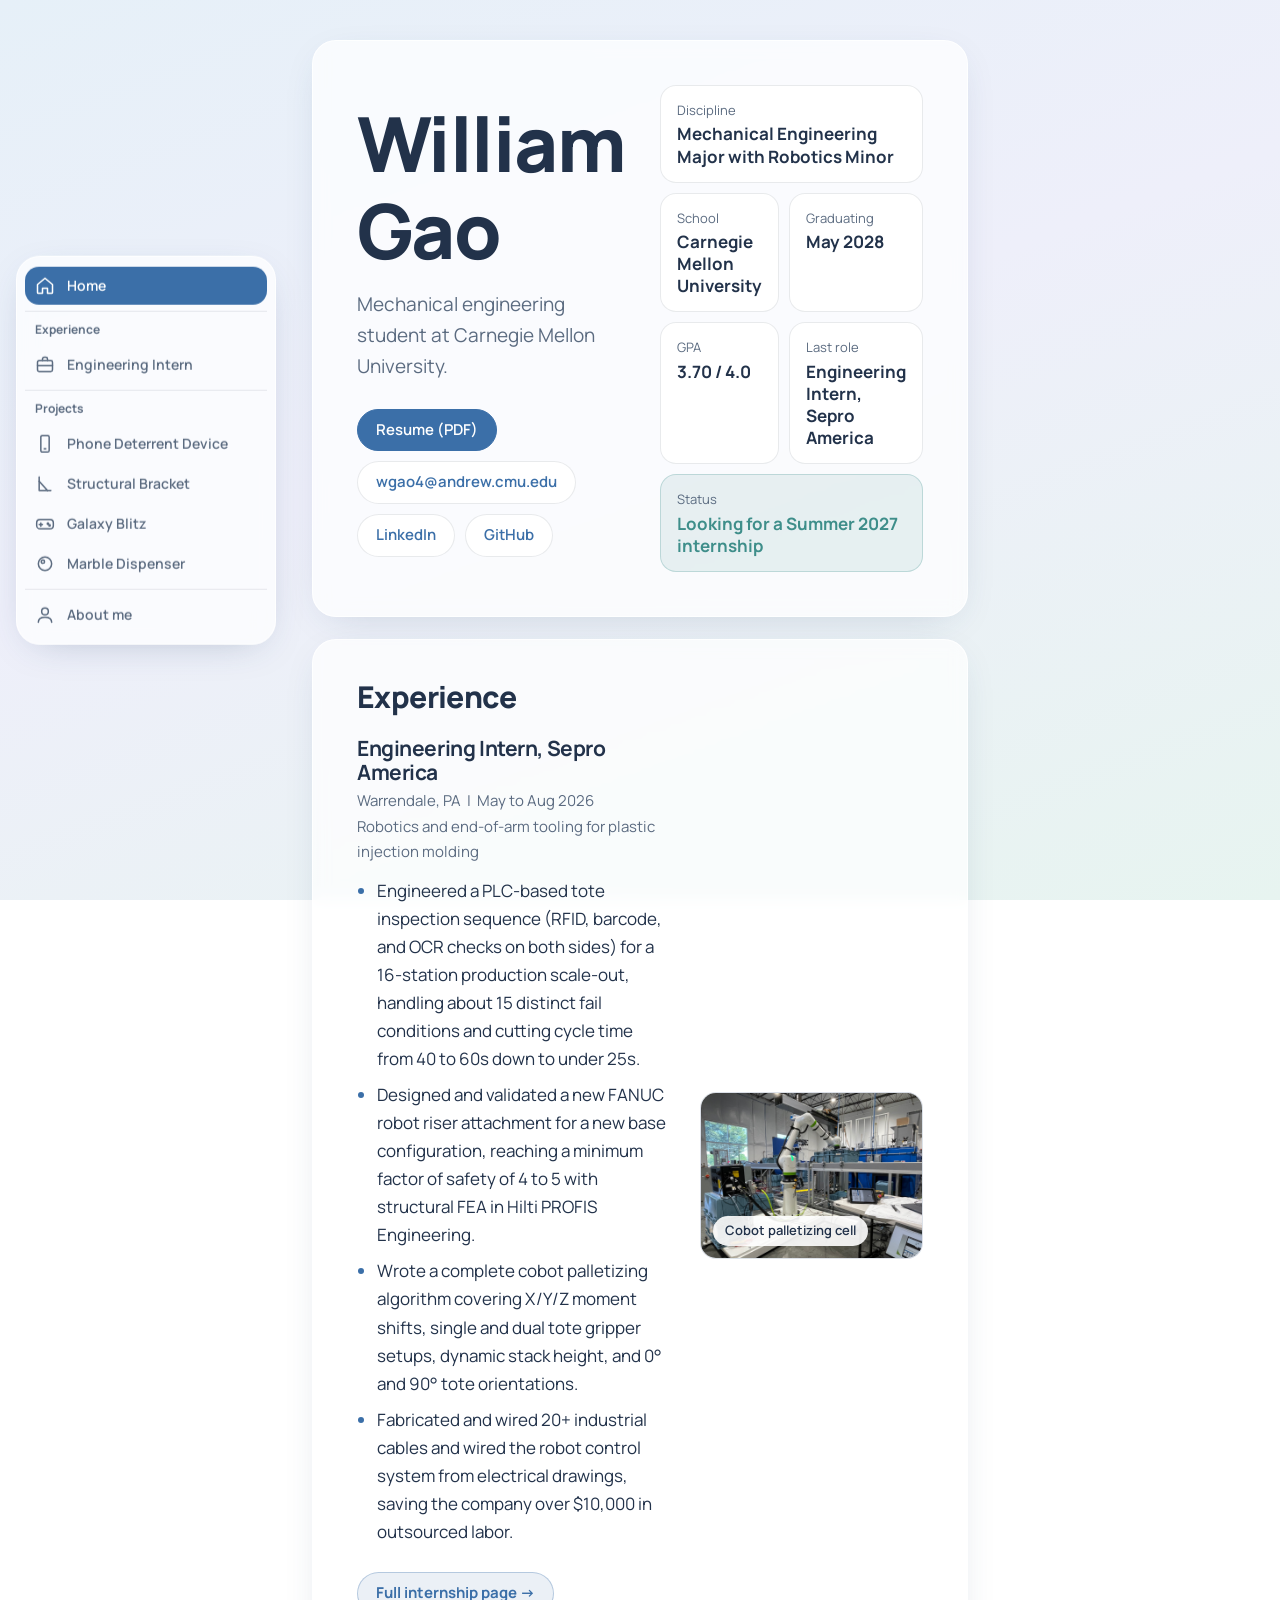
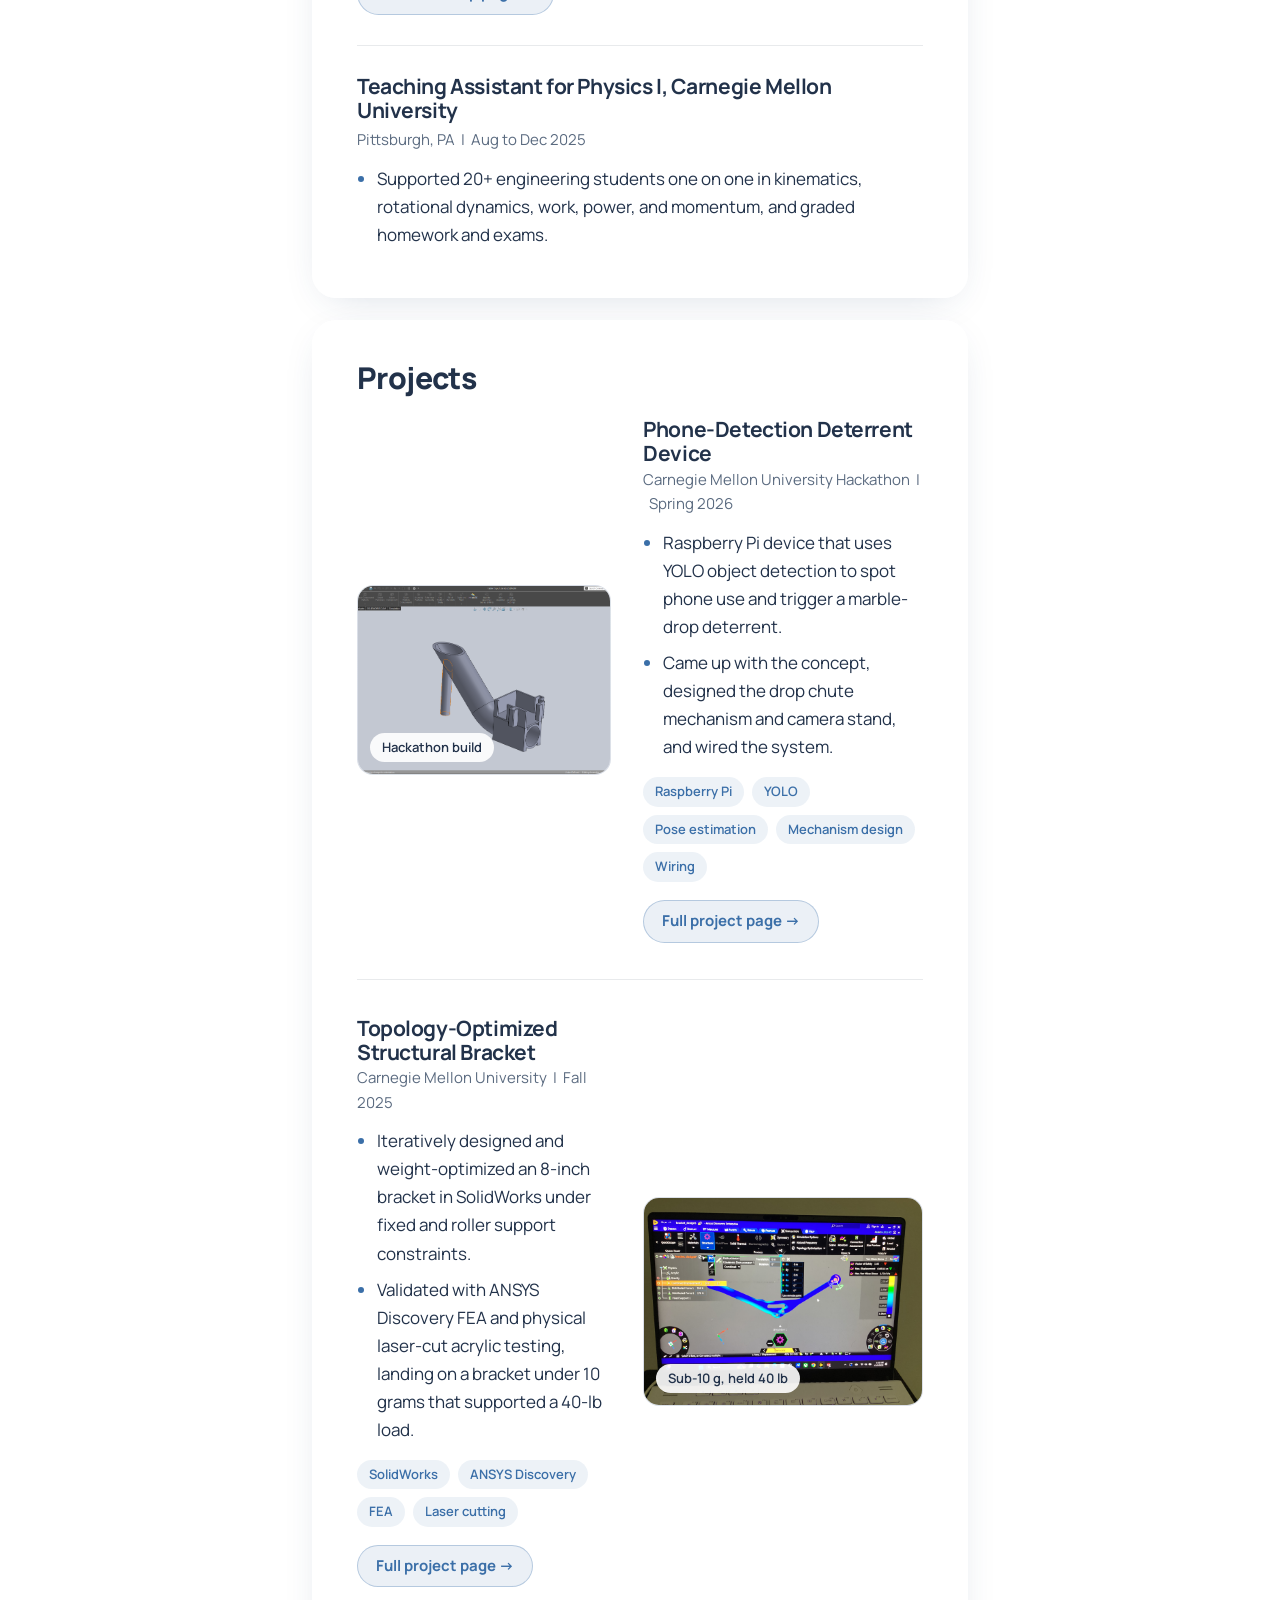
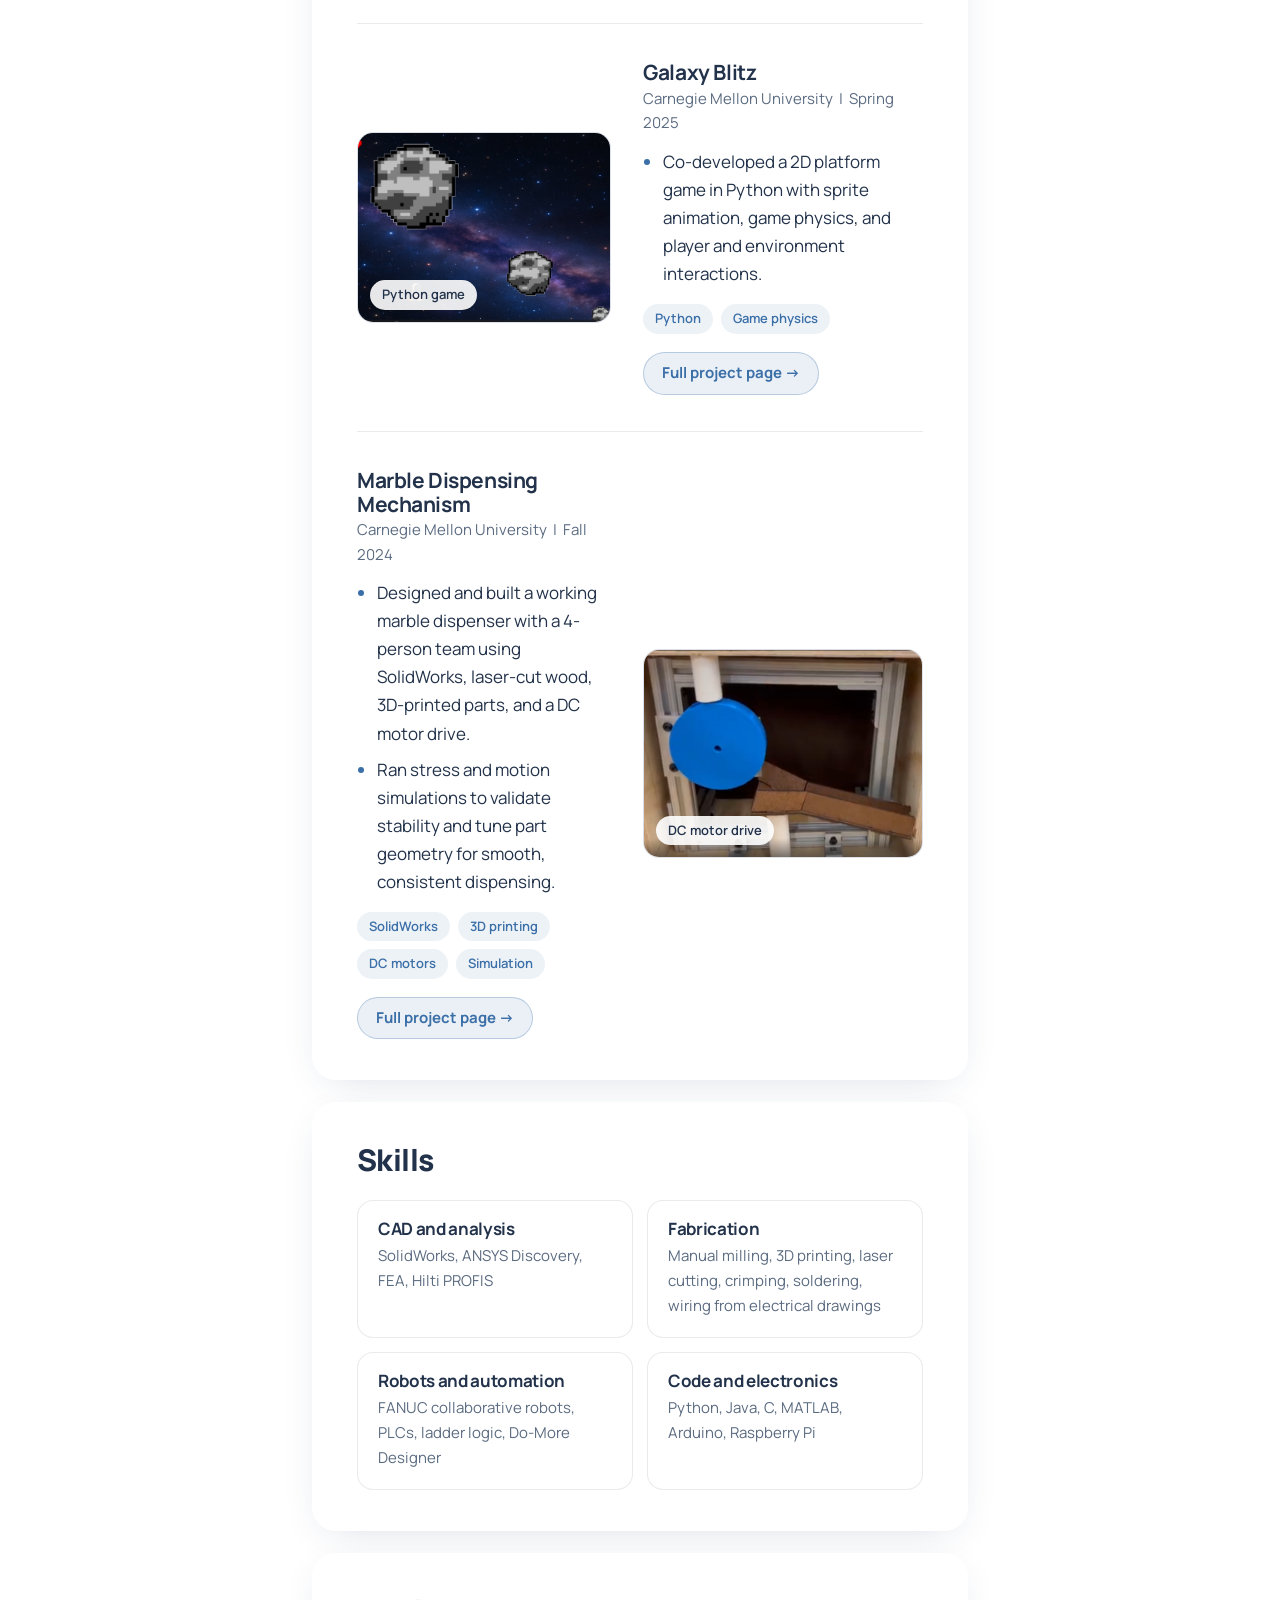
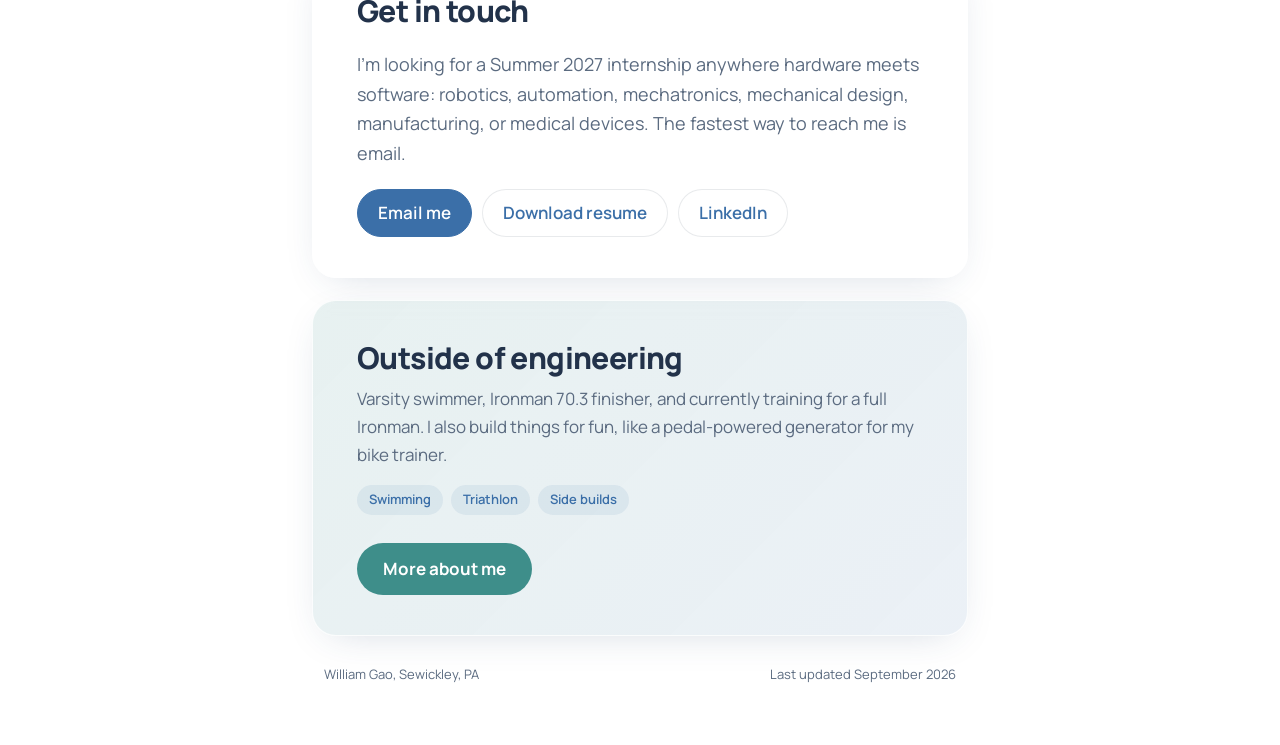
<file: index.html>
<!DOCTYPE html>
<html lang="en">
<head>
<meta charset="utf-8">
<meta name="viewport" content="width=device-width, initial-scale=1">
<title>William Gao | Mechanical Engineering & Robotics</title>
<meta name="description" content="Portfolio of William Gao, mechanical engineering and robotics student at Carnegie Mellon University.">
<link rel="preconnect" href="https://fonts.googleapis.com">
<link rel="preconnect" href="https://fonts.gstatic.com" crossorigin>
<link href="https://fonts.googleapis.com/css2?family=Manrope:wght@400;500;600;700;800&display=swap" rel="stylesheet">
<link rel="stylesheet" href="style.css">
</head>
<body>
<main class="sheet">

  <header class="hero">
    <div class="hero-main">
      <h1>William Gao</h1>
      <p class="lede">Mechanical engineering student at Carnegie Mellon University.</p>
      <div class="links">
        <a href="William%20Gao%20-%20Resume.pdf">Resume (PDF)</a>
        <a href="mailto:wgao4@andrew.cmu.edu">wgao4@andrew.cmu.edu</a>
        <a href="https://www.linkedin.com/in/williamgao12">LinkedIn</a>
        <a href="https://github.com/williamgao12">GitHub</a>
      </div>
    </div>
    <div class="titleblock" aria-label="Summary">
      <div class="tb wide"><small>Discipline</small><span>Mechanical Engineering Major with Robotics Minor</span></div>
      <div class="tb l"><small>School</small><span>Carnegie Mellon University</span></div>
      <div class="tb"><small>Graduating</small><span>May 2028</span></div>
      <div class="tb l"><small>GPA</small><span>3.70 / 4.0</span></div>
      <div class="tb"><small>Last role</small><span>Engineering Intern, Sepro America</span></div>
      <div class="tb wide status"><small>Status</small><span>Looking for a Summer 2027 internship</span></div>
    </div>
  </header>

  <section id="experience">
    <h2>Experience</h2>

    <article class="job job-split">
      <div>
        <div class="job-head">
          <h3><a href="experience/sepro.html">Engineering Intern, Sepro America</a></h3>
          <span class="meta">Warrendale, PA &nbsp;|&nbsp; May to Aug 2026</span>
        </div>
        <p class="meta">Robotics and end-of-arm tooling for plastic injection molding</p>
        <ul class="points">
          <li>Engineered a PLC-based tote inspection sequence (RFID, barcode, and OCR checks on both sides) for a 16-station production scale-out, handling about 15 distinct fail conditions and cutting cycle time from 40 to 60s down to under 25s.</li>
          <li>Designed and validated a new FANUC robot riser attachment for a new base configuration, reaching a minimum factor of safety of 4 to 5 with structural FEA in Hilti PROFIS Engineering.</li>
          <li>Wrote a complete cobot palletizing algorithm covering X/Y/Z moment shifts, single and dual tote gripper setups, dynamic stack height, and 0° and 90° tote orientations.</li>
          <li>Fabricated and wired 20+ industrial cables and wired the robot control system from electrical drawings, saving the company over $10,000 in outsourced labor.</li>
        </ul>
        <a class="more" href="experience/sepro.html">Full internship page</a>
      </div>
      <figure class="fig">
        <img src="images/sepro-1.jpg" alt="FANUC cobot palletizing cell at Sepro America" onerror="this.parentElement.classList.add('missing')">
        <div class="empty">Add the cobot photo here:<br>images/sepro-1.jpg</div>
        <figcaption>Cobot palletizing cell</figcaption>
      </figure>
    </article>

    <article class="job">
      <div class="job-head">
        <h3>Teaching Assistant for Physics I, Carnegie Mellon University</h3>
        <span class="meta">Pittsburgh, PA &nbsp;|&nbsp; Aug to Dec 2025</span>
      </div>
      <ul class="points">
        <li>Supported 20+ engineering students one on one in kinematics, rotational dynamics, work, power, and momentum, and graded homework and exams.</li>
      </ul>
    </article>
  </section>

  <section id="projects">
    <h2>Projects</h2>

    <!-- To add a photo: put the file in an "images" folder next to this page, using the file name shown in each box. -->

    <article class="project">
      <figure class="fig">
        <img src="images/phone-deterrent.png" alt="Phone-detection deterrent device with camera stand and marble chute" onerror="this.parentElement.classList.add('missing')">
        <div class="empty">Add a photo or GIF here:<br>images/phone-deterrent.png</div>
        <figcaption>Hackathon build</figcaption>
      </figure>
      <div>
        <h3><a href="projects/phone-deterrent.html">Phone-Detection Deterrent Device</a></h3>
        <p class="meta">Carnegie Mellon University Hackathon &nbsp;|&nbsp; Spring 2026</p>
        <ul class="points">
          <li>Raspberry Pi device that uses YOLO object detection to spot phone use and trigger a marble-drop deterrent.</li>
          <li>Came up with the concept, designed the drop chute mechanism and camera stand, and wired the system.</li>
        </ul>
        <ul class="tags"><li>Raspberry Pi</li><li>YOLO</li><li>Pose estimation</li><li>Mechanism design</li><li>Wiring</li></ul>
        <a class="more" href="projects/phone-deterrent.html">Full project page</a>
      </div>
    </article>

    <article class="project">
      <figure class="fig">
        <img src="images/bracket.jpg" alt="Topology-optimized laser-cut acrylic bracket under load" onerror="this.parentElement.classList.add('missing')">
        <div class="empty">Add a photo or FEA screenshot here:<br>images/bracket.jpg</div>
        <figcaption>Sub-10 g, held 40 lb</figcaption>
      </figure>
      <div>
        <h3><a href="projects/bracket.html">Topology-Optimized Structural Bracket</a></h3>
        <p class="meta">Carnegie Mellon University &nbsp;|&nbsp; Fall 2025</p>
        <ul class="points">
          <li>Iteratively designed and weight-optimized an 8-inch bracket in SolidWorks under fixed and roller support constraints.</li>
          <li>Validated with ANSYS Discovery FEA and physical laser-cut acrylic testing, landing on a bracket under 10 grams that supported a 40-lb load.</li>
        </ul>
        <ul class="tags"><li>SolidWorks</li><li>ANSYS Discovery</li><li>FEA</li><li>Laser cutting</li></ul>
        <a class="more" href="projects/bracket.html">Full project page</a>
      </div>
    </article>

    <article class="project">
      <figure class="fig">
        <img src="images/galaxy-blitz.png" alt="Screenshot of the Galaxy Blitz 2D game" onerror="this.parentElement.classList.add('missing')">
        <div class="empty">Add a screenshot here:<br>images/galaxy-blitz.png</div>
        <figcaption>Python game</figcaption>
      </figure>
      <div>
        <h3><a href="projects/galaxy-blitz.html">Galaxy Blitz</a></h3>
        <p class="meta">Carnegie Mellon University &nbsp;|&nbsp; Spring 2025</p>
        <ul class="points">
          <li>Co-developed a 2D platform game in Python with sprite animation, game physics, and player and environment interactions.</li>
        </ul>
        <ul class="tags"><li>Python</li><li>Game physics</li></ul>
        <a class="more" href="projects/galaxy-blitz.html">Full project page</a>
      </div>
    </article>

    <article class="project">
      <figure class="fig">
        <img src="images/marble-dispenser.png" alt="Motor-driven marble dispensing mechanism" onerror="this.parentElement.classList.add('missing')">
        <div class="empty">Add a photo or GIF here:<br>images/marble-dispenser.jpg</div>
        <figcaption>DC motor drive</figcaption>
      </figure>
      <div>
        <h3><a href="projects/marble-dispenser.html">Marble Dispensing Mechanism</a></h3>
        <p class="meta">Carnegie Mellon University &nbsp;|&nbsp; Fall 2024</p>
        <ul class="points">
          <li>Designed and built a working marble dispenser with a 4-person team using SolidWorks, laser-cut wood, 3D-printed parts, and a DC motor drive.</li>
          <li>Ran stress and motion simulations to validate stability and tune part geometry for smooth, consistent dispensing.</li>
        </ul>
        <ul class="tags"><li>SolidWorks</li><li>3D printing</li><li>DC motors</li><li>Simulation</li></ul>
        <a class="more" href="projects/marble-dispenser.html">Full project page</a>
      </div>
    </article>
  </section>

  <section id="skills">
    <h2>Skills</h2>
    <div class="skills">
      <div><h3>CAD and analysis</h3><p>SolidWorks, ANSYS Discovery, FEA, Hilti PROFIS</p></div>
      <div><h3>Fabrication</h3><p>Manual milling, 3D printing, laser cutting, crimping, soldering, wiring from electrical drawings</p></div>
      <div><h3>Robots and automation</h3><p>FANUC collaborative robots, PLCs, ladder logic, Do-More Designer</p></div>
      <div><h3>Code and electronics</h3><p>Python, Java, C, MATLAB, Arduino, Raspberry Pi</p></div>
    </div>
  </section>

  <section id="contact" class="contact">
    <h2>Get in touch</h2>
    <p>I'm looking for a Summer 2027 internship anywhere hardware meets software: robotics, automation, mechatronics, mechanical design, manufacturing, or medical devices. The fastest way to reach me is email.</p>
    <div class="links">
      <a href="mailto:wgao4@andrew.cmu.edu">Email me</a>
      <a href="William%20Gao%20-%20Resume.pdf">Download resume</a>
      <a href="https://www.linkedin.com/in/williamgao12">LinkedIn</a>
    </div>
  </section>

  <section id="about" class="about-teaser">
    <div>
      <h2>Outside of engineering</h2>
      <p>Varsity swimmer, Ironman 70.3 finisher, and currently training for a full Ironman. I also build things for fun, like a pedal-powered generator for my bike trainer.</p>
      <ul class="tags"><li>Swimming</li><li>Triathlon</li><li>Side builds</li></ul>
    </div>
    <a class="about-btn" href="about.html">More about me</a>
  </section>

  <footer>
    <span>William Gao, Sewickley, PA</span>
    <span>Last updated September 2026</span>
  </footer>
</main>
<script src="nav.js"></script></body>
</html>
</file>
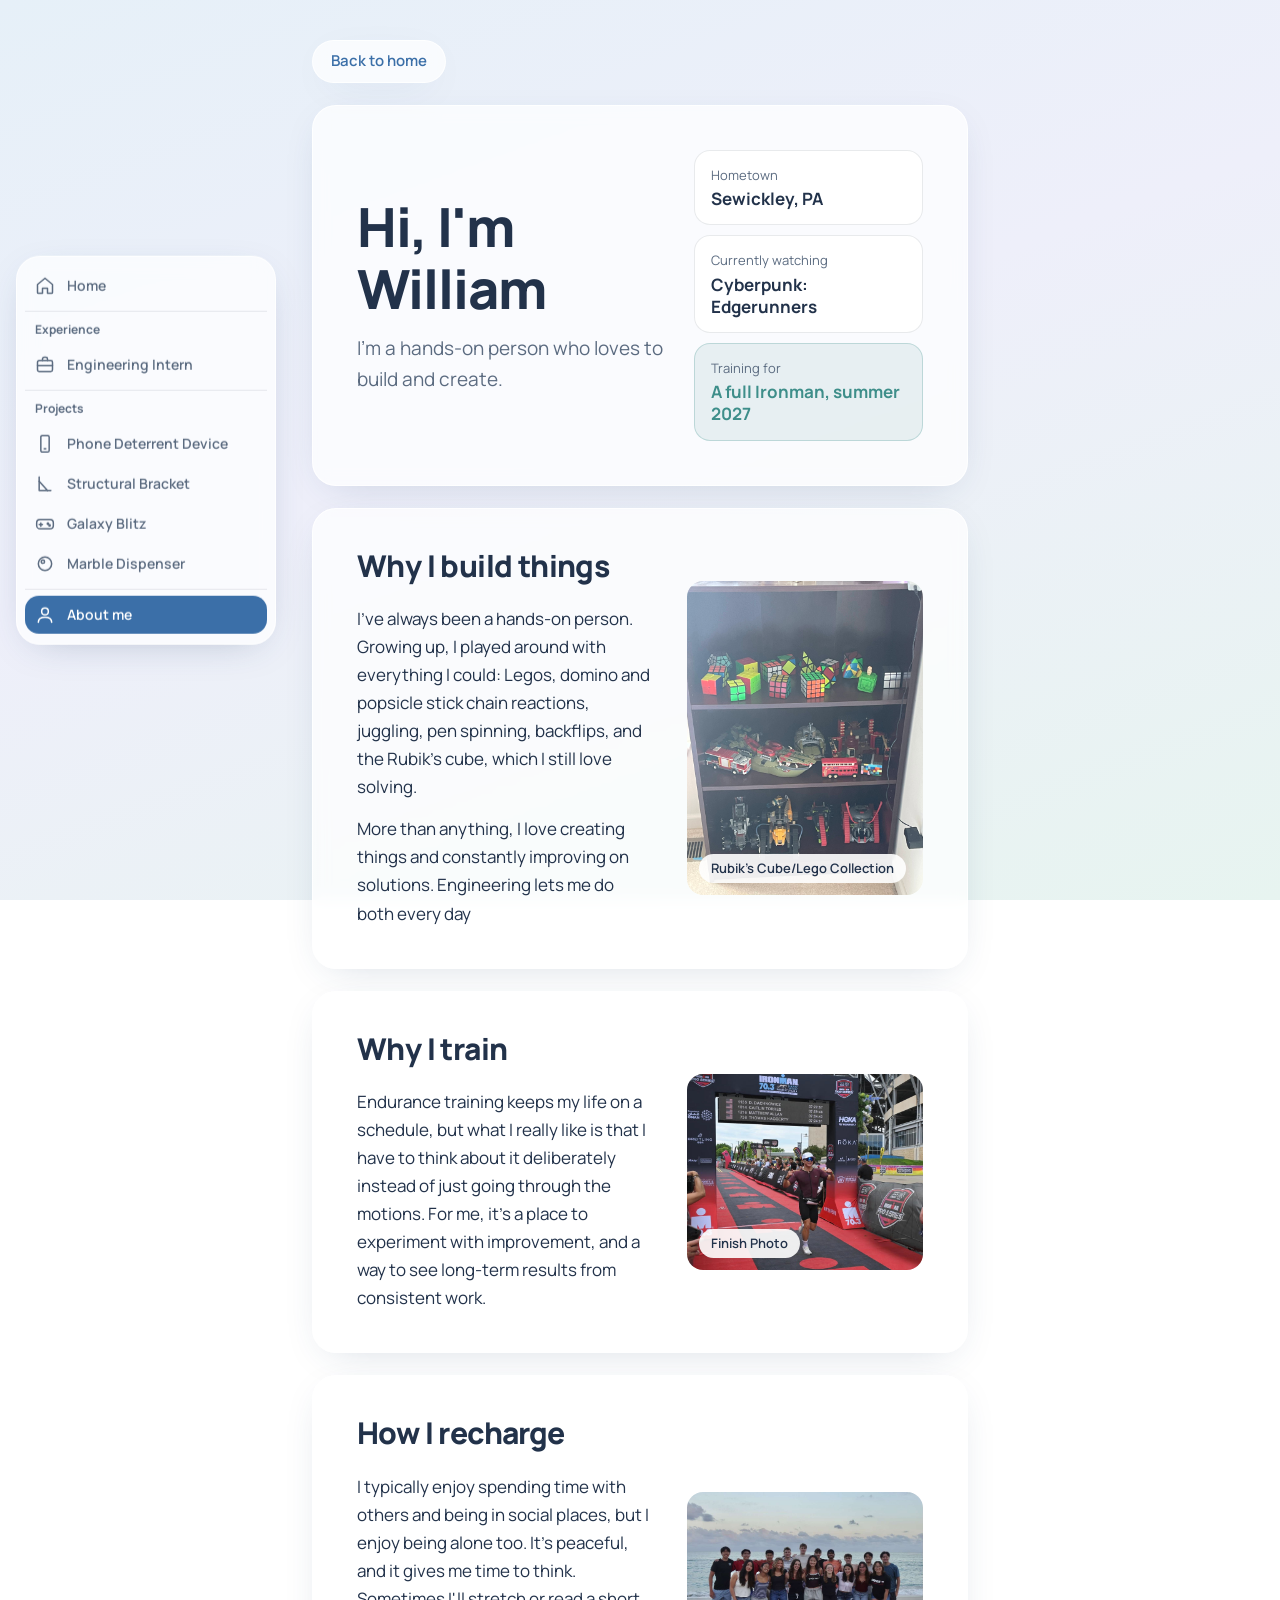
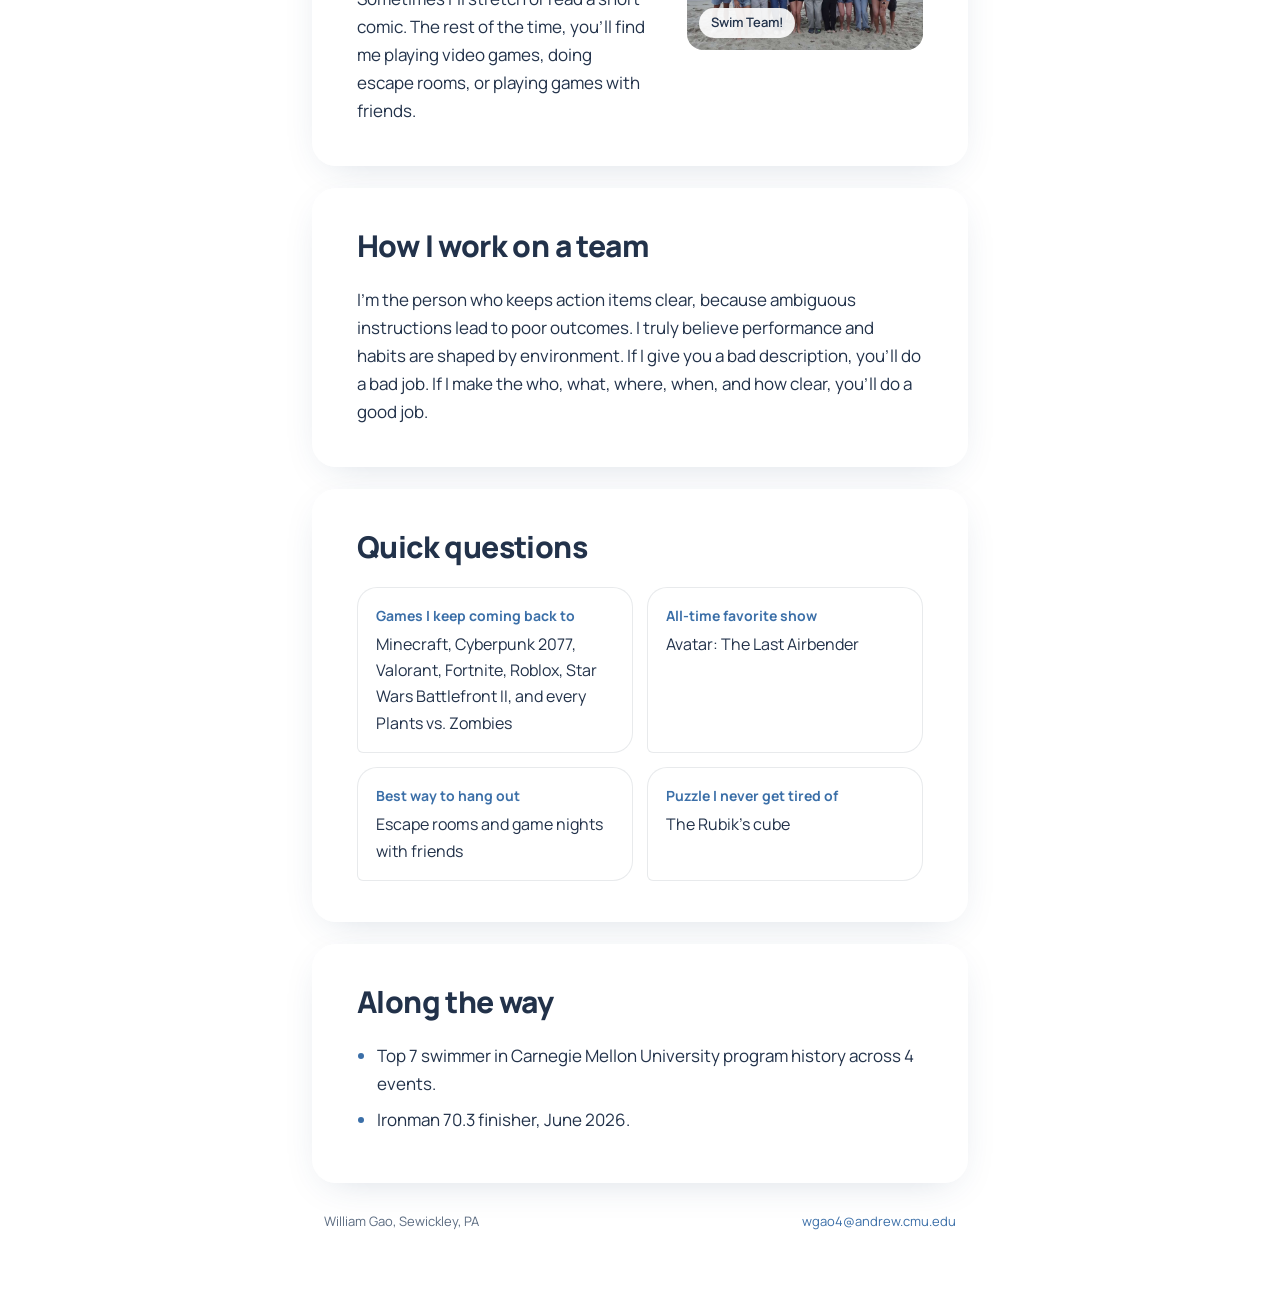
<file: about.html>
<!DOCTYPE html>
<html lang="en">
<head>
<meta charset="utf-8">
<meta name="viewport" content="width=device-width, initial-scale=1">
<title>About | William Gao</title>
<link rel="preconnect" href="https://fonts.googleapis.com">
<link rel="preconnect" href="https://fonts.gstatic.com" crossorigin>
<link href="https://fonts.googleapis.com/css2?family=Manrope:wght@400;500;600;700;800&display=swap" rel="stylesheet">
<link rel="stylesheet" href="style.css">
</head>
<body>
<main class="sheet">
  <nav class="crumb"><a href="index.html">Back to home</a></nav>

  <header class="phero">
    <div class="phero-main">
      <h1>Hi, I'm William</h1>
      <p class="lede">I'm a hands-on person who loves to build and create.</p>
    </div>
    <div class="titleblock" aria-label="About summary">
      <div class="tb wide"><small>Hometown</small><span>Sewickley, PA</span></div>
      <div class="tb wide"><small>Currently watching</small><span>Cyberpunk: Edgerunners</span></div>
      <div class="tb wide status"><small>Training for</small><span>A full Ironman, summer 2027</span></div>
    </div>
  </header>

  <section class="split">
    <div>
      <h2>Why I build things</h2>
      <div class="prose">
        <p>I've always been a hands-on person. Growing up, I played around with everything I could: Legos, domino and popsicle stick chain reactions, juggling, pen spinning, backflips, and the Rubik's cube, which I still love solving.</p>
        <p>More than anything, I love creating things and constantly improving on solutions. Engineering lets me do both every day</p>
      </div>
    </div>
    <figure class="fig">
      <img src="images/about-build.jpg" alt="William building or tinkering" onerror="this.parentElement.classList.add('missing')">
      <div class="empty">Add a photo here:<br>images/about-build.jpg</div>
      <figcaption>Rubik's Cube/Lego Collection</figcaption>
    </figure>
  </section>

  <section class="split">
    <div>
      <h2>Why I train</h2>
      <div class="prose">
        <p>Endurance training keeps my life on a schedule, but what I really like is that I have to think about it deliberately instead of just going through the motions. For me, it's a place to experiment with improvement, and a way to see long-term results from consistent work.</p>
      </div>
    </div>
    <figure class="fig">
      <img src="images/about-train.jpg" alt="William training" onerror="this.parentElement.classList.add('missing')">
      <div class="empty">Add a photo here:<br>images/about-train.jpg</div>
      <figcaption>Finish Photo</figcaption>
    </figure>
  </section>

  <section class="split">
    <div>
      <h2>How I recharge</h2>
      <div class="prose">
        <p>I typically enjoy spending time with others and being in social places, but I enjoy being alone too. It's peaceful, and it gives me time to think. Sometimes I'll stretch or read a short comic. The rest of the time, you'll find me playing video games, doing escape rooms, or playing games with friends.</p>
      </div>
    </div>
    <figure class="fig">
      <img src="images/about-recharge.jpg" alt="William hanging out" onerror="this.parentElement.classList.add('missing')">
      <div class="empty">Add a photo here:<br>images/about-recharge.jpg</div>
      <figcaption>Swim Team!</figcaption>
    </figure>
  </section>

    <section>
    <div>
      <h2>How I work on a team</h2>
      <div class="prose">
        <p>I'm the person who keeps action items clear, because ambiguous instructions lead to poor outcomes. I truly believe performance and habits are shaped by environment. If I give you a bad description, you'll do a bad job. If I make the who, what, where, when, and how clear, you'll do a good job.</p>
      </div>
    </div>
  </section>

  <section>
    <h2>Quick questions</h2>
    <!-- Each bubble is one <div class="qa"> line. Edit, add, or delete freely. -->
    <div class="qa-grid">
      <div class="qa"><p class="q">Games I keep coming back to</p><p class="a">Minecraft, Cyberpunk 2077, Valorant, Fortnite, Roblox, Star Wars Battlefront II, and every Plants vs. Zombies</p></div>
      <div class="qa"><p class="q">All-time favorite show</p><p class="a">Avatar: The Last Airbender</p></div>
      <div class="qa"><p class="q">Best way to hang out</p><p class="a">Escape rooms and game nights with friends</p></div>
      <div class="qa"><p class="q">Puzzle I never get tired of</p><p class="a">The Rubik's cube</p></div>
    </div>
  </section>

  <section>
    <h2>Along the way</h2>
    <ul class="points">
      <li>Top 7 swimmer in Carnegie Mellon University program history across 4 events.</li>
      <li>Ironman 70.3 finisher, June 2026.</li>
    </ul>
  </section>

  <footer>
    <span>William Gao, Sewickley, PA</span>
    <span><a href="mailto:wgao4@andrew.cmu.edu">wgao4@andrew.cmu.edu</a></span>
  </footer>
</main>
<script src="../nav.js"></script></body>
</html>
</file>
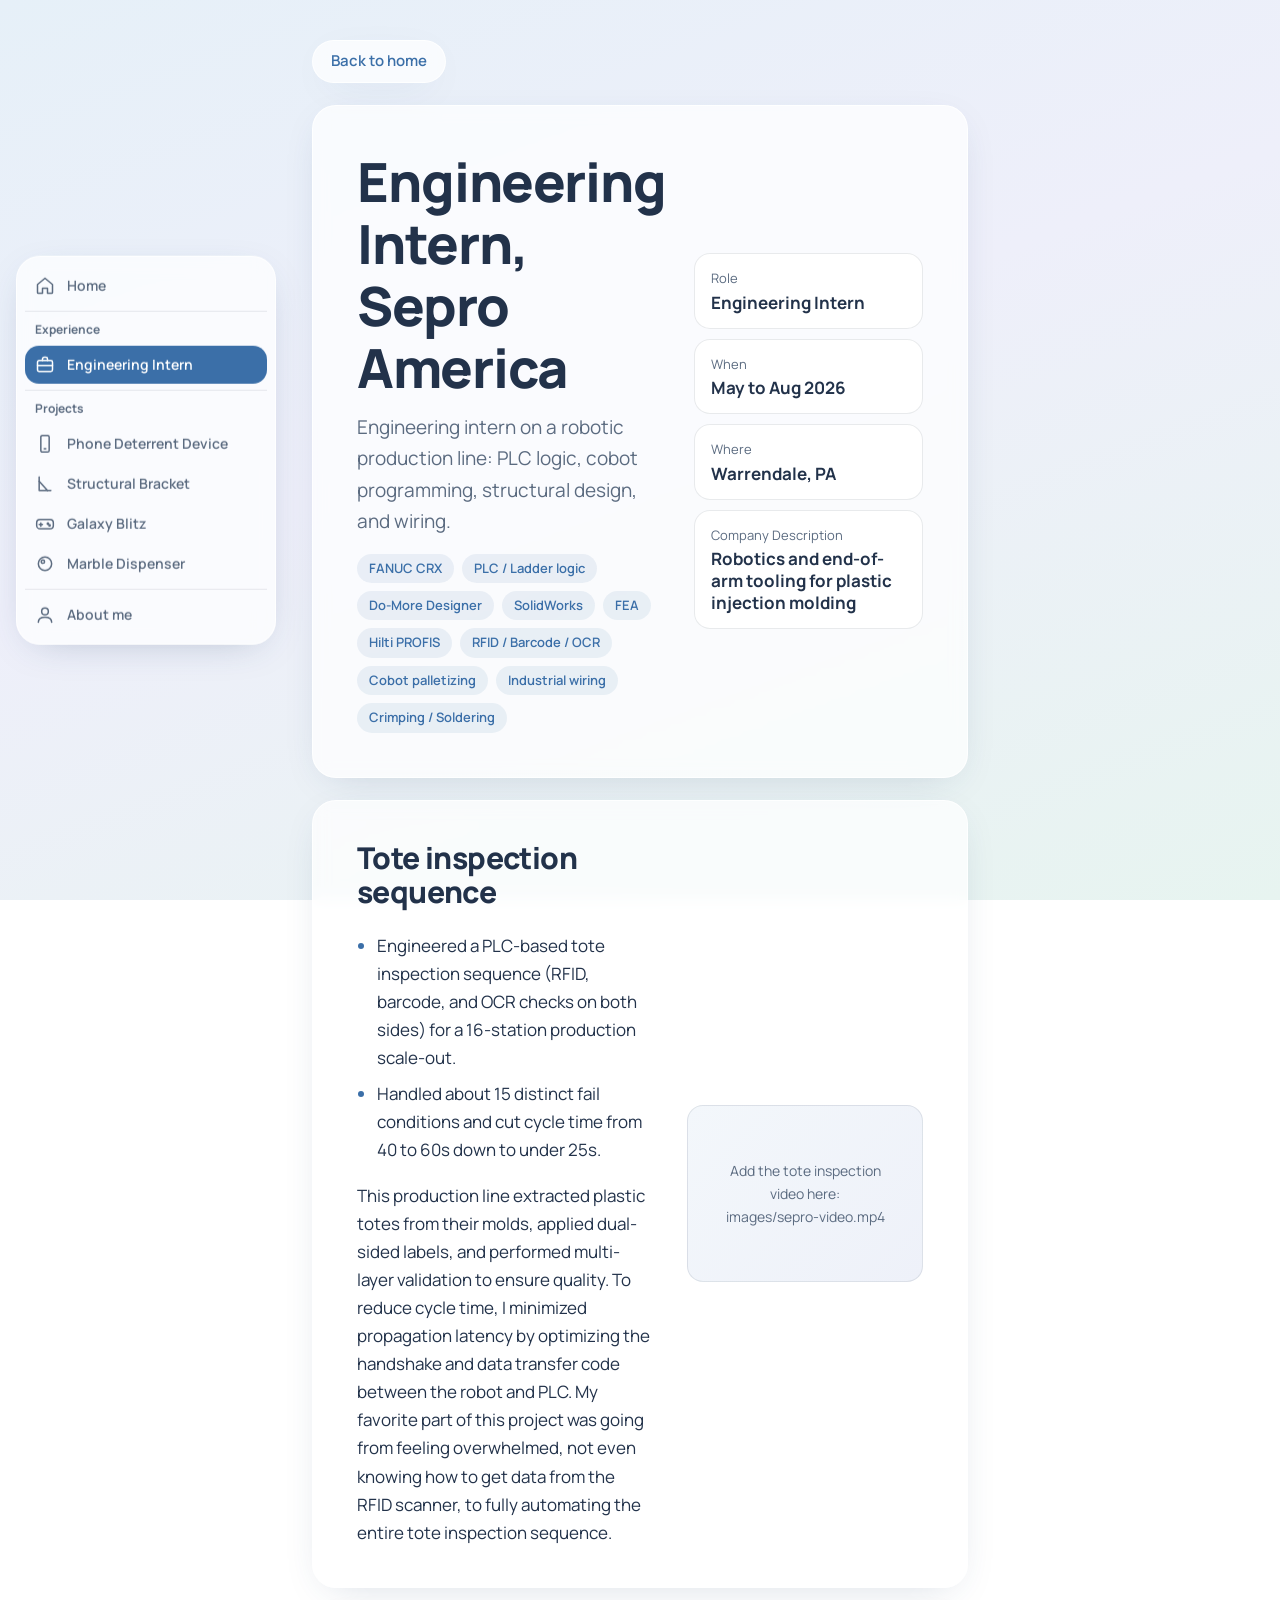
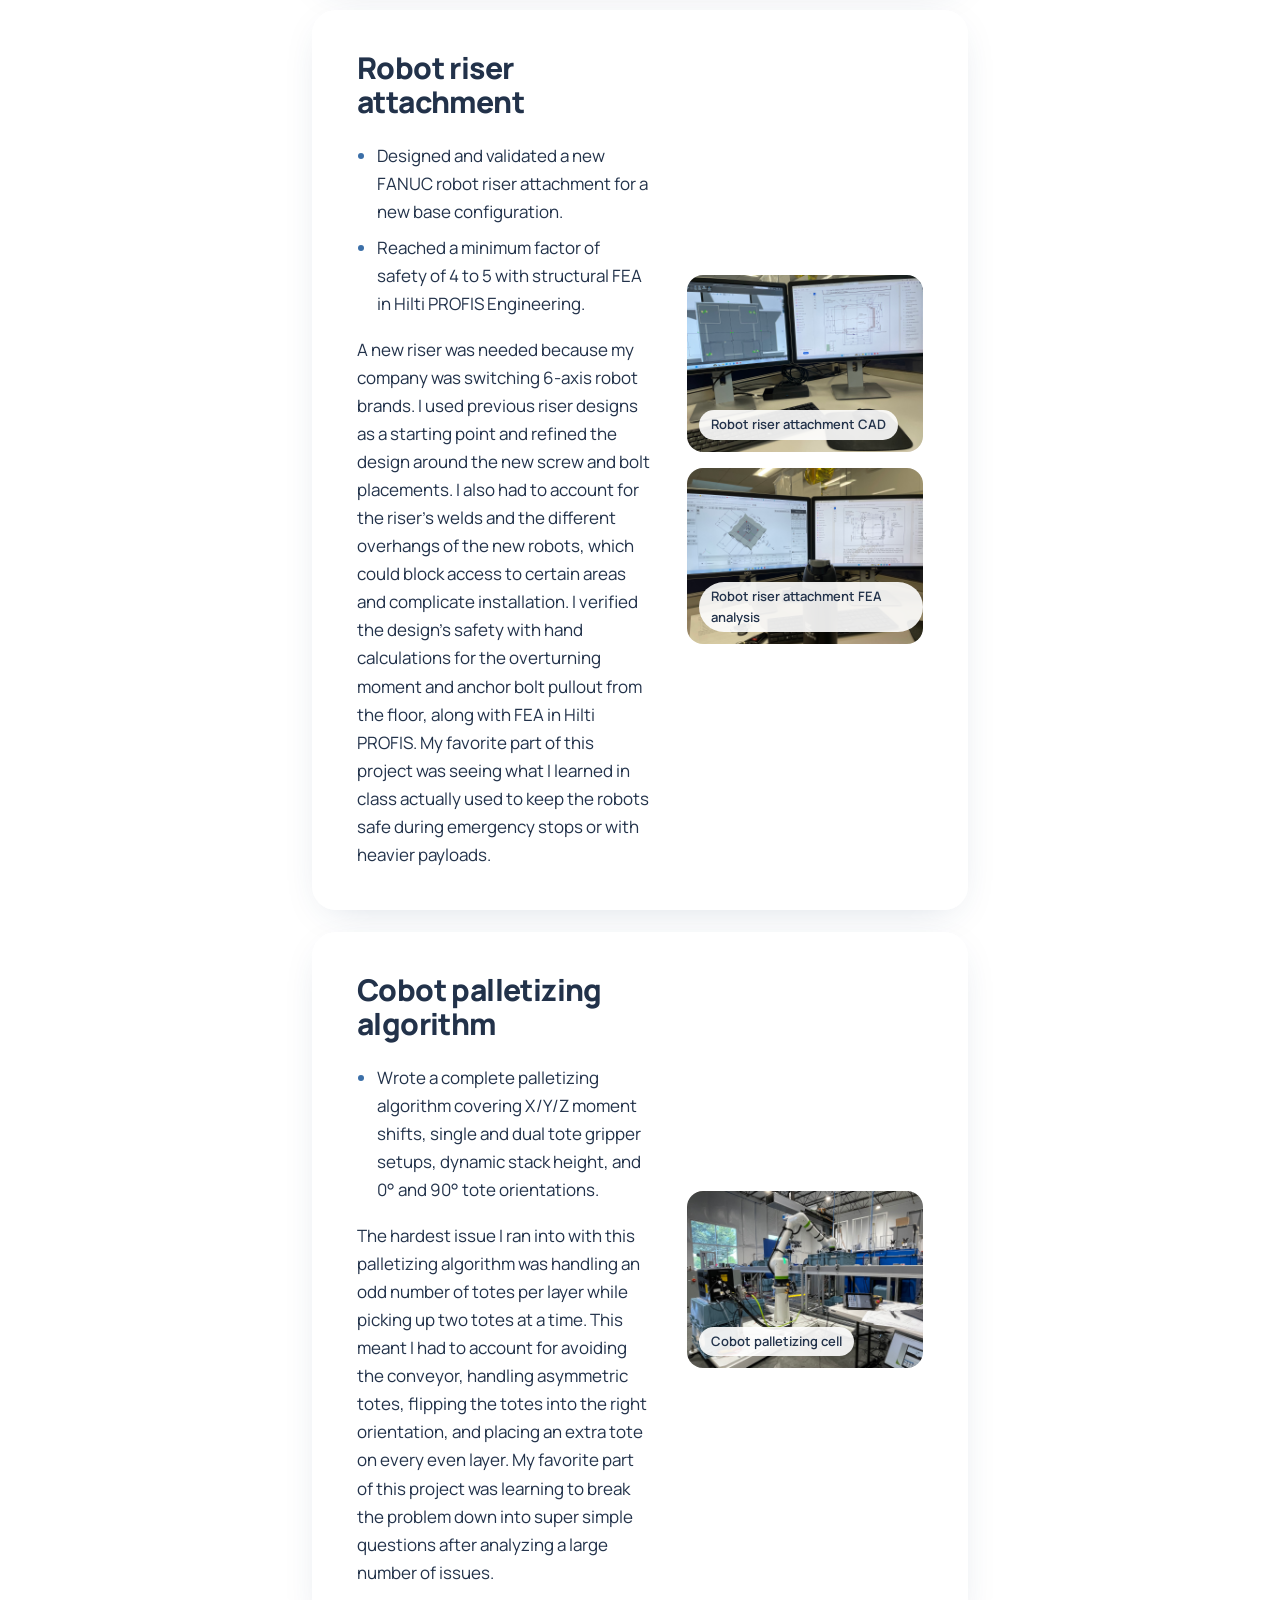
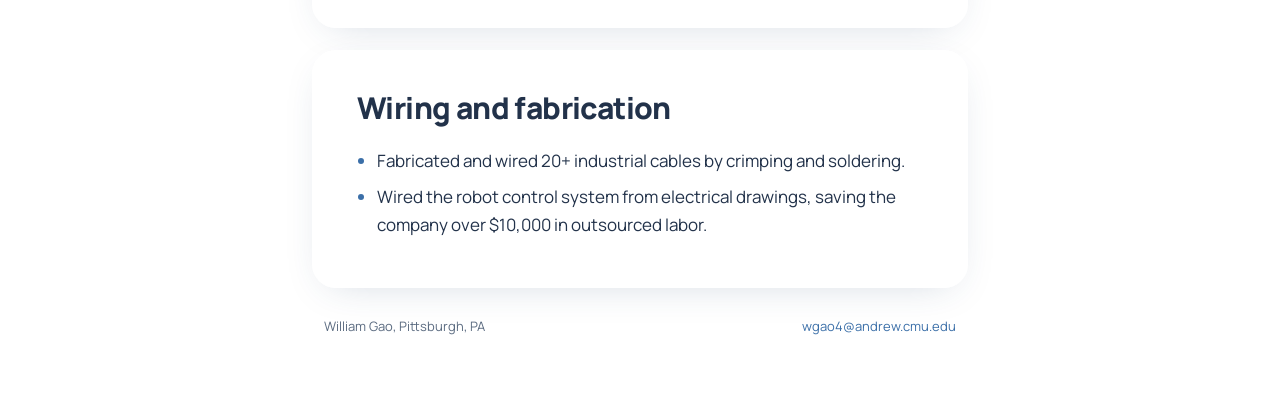
<file: experience/sepro.html>
<!DOCTYPE html>
<html lang="en">
<head>
<meta charset="utf-8">
<meta name="viewport" content="width=device-width, initial-scale=1">
<title>Sepro America Internship | William Gao</title>
<link rel="preconnect" href="https://fonts.googleapis.com">
<link rel="preconnect" href="https://fonts.gstatic.com" crossorigin>
<link href="https://fonts.googleapis.com/css2?family=Manrope:wght@400;500;600;700;800&display=swap" rel="stylesheet">
<link rel="stylesheet" href="../style.css">
</head>
<body>
<main class="sheet">
  <nav class="crumb"><a href="../index.html#experience">Back to home</a></nav>

  <header class="phero">
    <div class="phero-main">
      <h1>Engineering Intern, Sepro America</h1>
      <p class="lede">Engineering intern on a robotic production line: PLC logic, cobot programming, structural design, and wiring.</p>
      <ul class="tags"><li>FANUC CRX</li><li>PLC / Ladder logic</li><li>Do-More Designer</li><li>SolidWorks</li><li>FEA</li><li>Hilti PROFIS</li><li>RFID / Barcode / OCR</li><li>Cobot palletizing</li><li>Industrial wiring</li><li>Crimping / Soldering</li></ul>
    </div>
    <div class="titleblock" aria-label="Internship summary">
      <div class="tb wide"><small>Role</small><span>Engineering Intern</span></div>
      <div class="tb wide"><small>When</small><span>May to Aug 2026</span></div>
      <div class="tb wide"><small>Where</small><span>Warrendale, PA</span></div>
      <div class="tb wide"><small>Company Description</small><span>Robotics and end-of-arm tooling for plastic injection molding</span></div>
    </div>
  </header>

  <!-- Only post photos and video that Sepro has approved. Files go in the images folder. -->

  <section class="split">
    <div>
      <h2>Tote inspection sequence</h2>
      <ul class="points">
        <li>Engineered a PLC-based tote inspection sequence (RFID, barcode, and OCR checks on both sides) for a 16-station production scale-out.</li>
        <li>Handled about 15 distinct fail conditions and cut cycle time from 40 to 60s down to under 25s.</li>
      </ul>
      <div class="prose">
        <p>This production line extracted plastic totes from their molds, applied dual-sided labels, and performed multi-layer validation to ensure quality. To reduce cycle time, I minimized propagation latency by optimizing the handshake and data transfer code between the robot and PLC. My favorite part of this project was going from feeling overwhelmed, not even knowing how to get data from the RFID scanner, to fully automating the entire tote inspection sequence.</p>
      </div>
    </div>
    <figure class="fig">
      <video controls muted playsinline preload="metadata">
        <source src="../images/sepro-video.mp4" type="video/mp4" onerror="this.closest('.fig').classList.add('missing')">
      </video>
      <div class="empty">Add the tote inspection video here:<br>images/sepro-video.mp4</div>
    </figure>
  </section>

  <section class="split">
    <div>
      <h2>Robot riser attachment</h2>
      <ul class="points">
        <li>Designed and validated a new FANUC robot riser attachment for a new base configuration.</li>
        <li>Reached a minimum factor of safety of 4 to 5 with structural FEA in Hilti PROFIS Engineering.</li>
      </ul>
      <div class="prose">
        <p>A new riser was needed because my company was switching 6-axis robot brands. I used previous riser designs as a starting point and refined the design around the new screw and bolt placements. I also had to account for the riser's welds and the different overhangs of the new robots, which could block access to certain areas and complicate installation. I verified the design's safety with hand calculations for the overturning moment and anchor bolt pullout from the floor, along with FEA in Hilti PROFIS. My favorite part of this project was seeing what I learned in class actually used to keep the robots safe during emergency stops or with heavier payloads.</p>
      </div>
    </div>
    <div class="media-stack">
      <figure class="fig">
        <img src="../images/sepro-2.jpg" alt="FANUC robot riser attachment" onerror="this.parentElement.classList.add('missing')">
        <div class="empty">Add the riser photo here:<br>images/sepro-2.jpg</div>
        <figcaption>Robot riser attachment CAD</figcaption>
      </figure>
      <figure class="fig">
        <img src="../images/sepro-3.jpg" alt="Second view of the robot riser attachment" onerror="this.parentElement.classList.add('missing')">
        <div class="empty">Add another riser photo here:<br>images/sepro-3.jpg</div>
        <figcaption>Robot riser attachment FEA analysis</figcaption>
      </figure>
    </div>
  </section>

  <section class="split">
    <div>
      <h2>Cobot palletizing algorithm</h2>
      <ul class="points">
        <li>Wrote a complete palletizing algorithm covering X/Y/Z moment shifts, single and dual tote gripper setups, dynamic stack height, and 0° and 90° tote orientations.</li>
      </ul>
      <div class="prose">
        <p>The hardest issue I ran into with this palletizing algorithm was handling an odd number of totes per layer while picking up two totes at a time. This meant I had to account for avoiding the conveyor, handling asymmetric totes, flipping the totes into the right orientation, and placing an extra tote on every even layer. My favorite part of this project was learning to break the problem down into super simple questions after analyzing a large number of issues.</p>
      </div>
    </div>
    <figure class="fig">
      <img src="../images/sepro-1.jpg" alt="FANUC cobot palletizing cell" onerror="this.parentElement.classList.add('missing')">
      <div class="empty">Add the cobot photo here:<br>images/sepro-1.jpg</div>
      <figcaption>Cobot palletizing cell</figcaption>
    </figure>
  </section>

  <section>
    <h2>Wiring and fabrication</h2>
    <ul class="points">
      <li>Fabricated and wired 20+ industrial cables by crimping and soldering.</li>
      <li>Wired the robot control system from electrical drawings, saving the company over $10,000 in outsourced labor.</li>
    </ul>
  </section>

  <footer>
    <span>William Gao, Pittsburgh, PA</span>
    <span><a href="mailto:wgao4@andrew.cmu.edu">wgao4@andrew.cmu.edu</a></span>
  </footer>
</main>
<script src="../nav.js"></script></body>
</html>
</file>
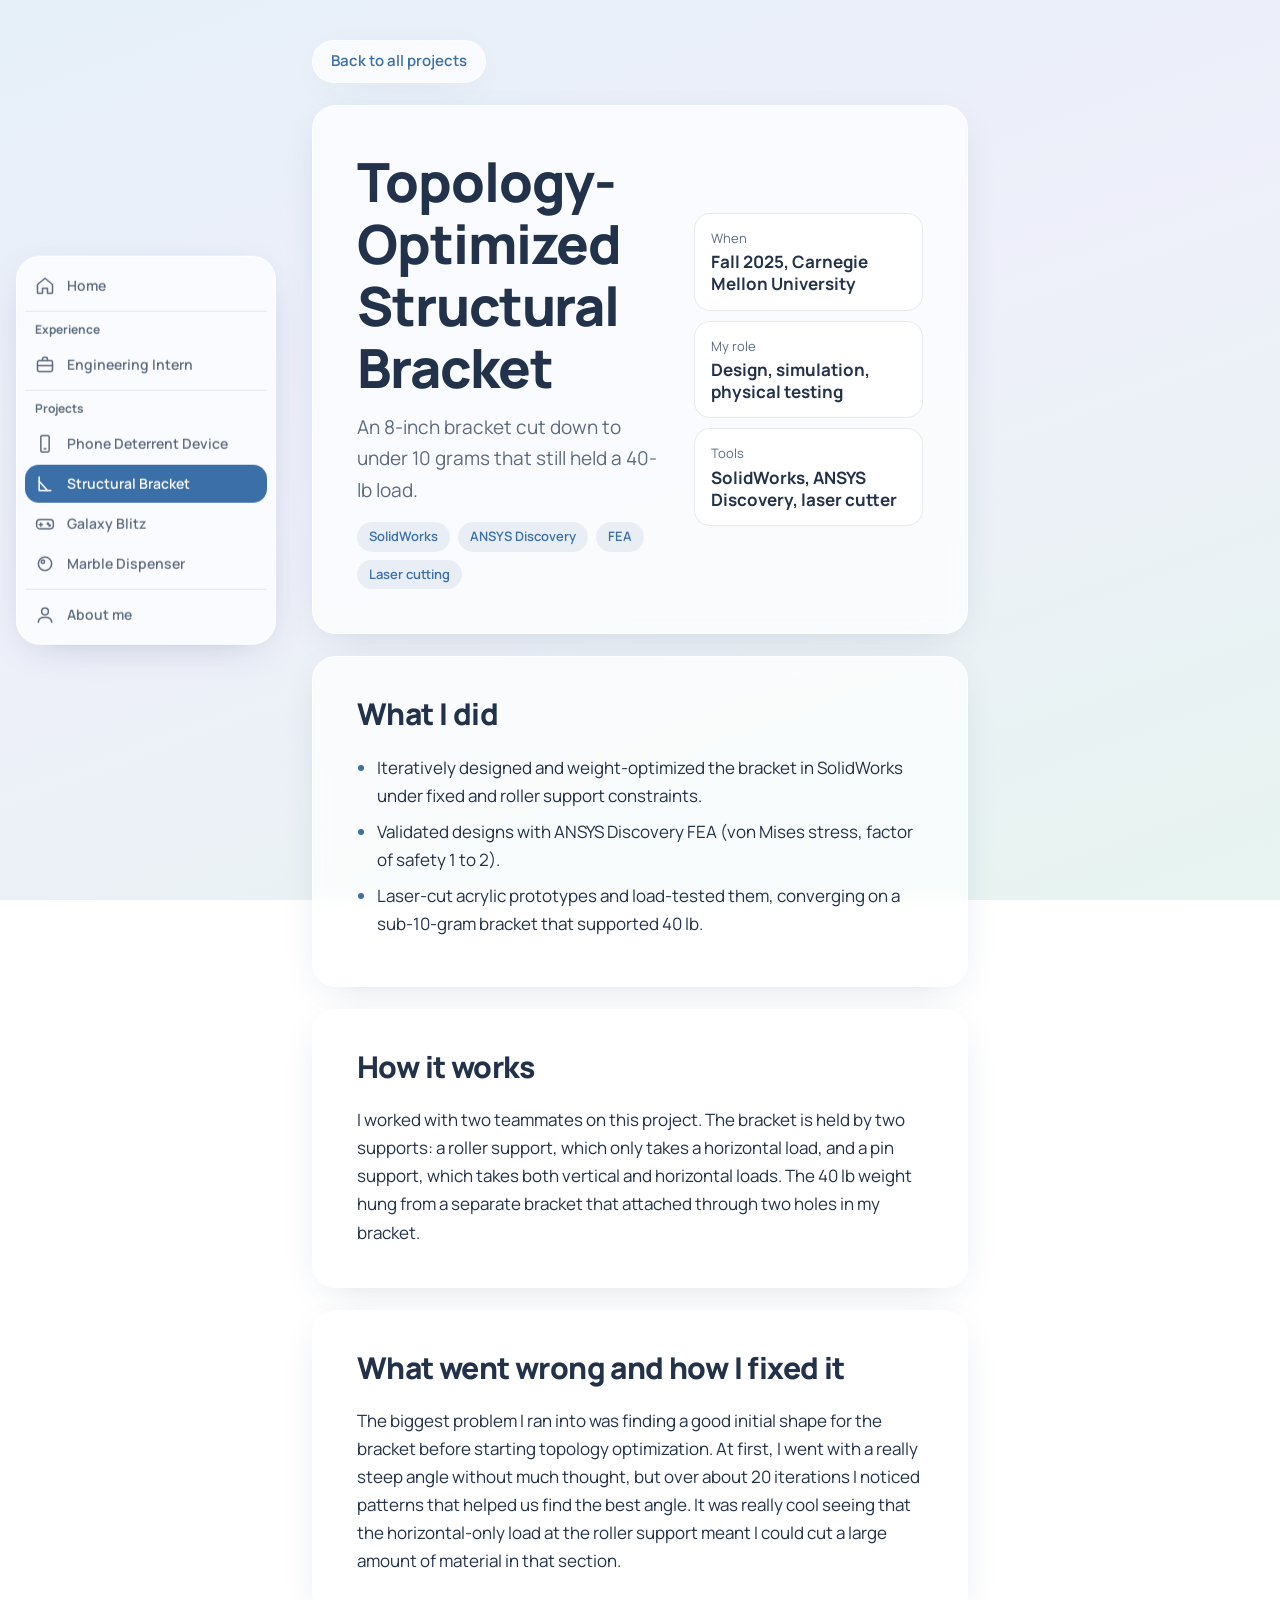
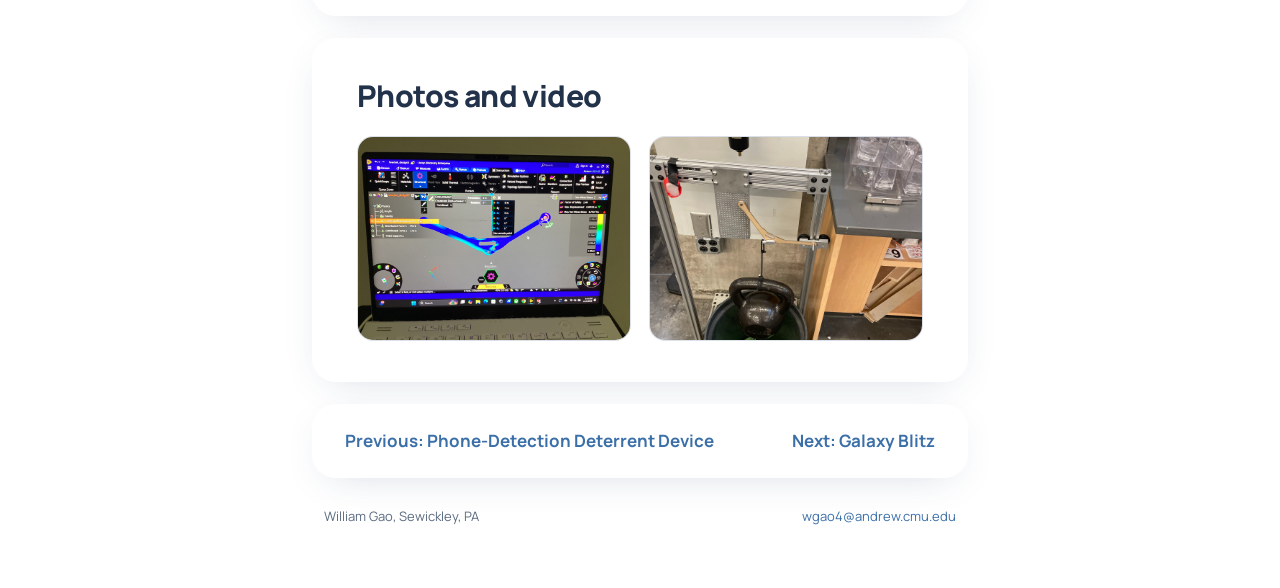
<file: projects/bracket.html>
<!DOCTYPE html>
<html lang="en">
<head>
<meta charset="utf-8">
<meta name="viewport" content="width=device-width, initial-scale=1">
<title>Topology-Optimized Structural Bracket | William Gao</title>
<link rel="preconnect" href="https://fonts.googleapis.com">
<link rel="preconnect" href="https://fonts.gstatic.com" crossorigin>
<link href="https://fonts.googleapis.com/css2?family=Manrope:wght@400;500;600;700;800&display=swap" rel="stylesheet">
<link rel="stylesheet" href="../style.css">
</head>
<body>
<main class="sheet">
  <nav class="crumb"><a href="../index.html#projects">Back to all projects</a></nav>

  <header class="phero">
    <div class="phero-main">
      <h1>Topology-Optimized Structural Bracket</h1>
      <p class="lede">An 8-inch bracket cut down to under 10 grams that still held a 40-lb load.</p>
      <ul class="tags"><li>SolidWorks</li><li>ANSYS Discovery</li><li>FEA</li><li>Laser cutting</li></ul>
    </div>
    <div class="titleblock" aria-label="Project summary">
      <div class="tb wide"><small>When</small><span>Fall 2025, Carnegie Mellon University</span></div>
      <div class="tb wide"><small>My role</small><span>Design, simulation, physical testing</span></div>
      <div class="tb wide"><small>Tools</small><span>SolidWorks, ANSYS Discovery, laser cutter</span></div>
    </div>
  </header>

  <section>
    <h2>What I did</h2>
    <ul class="points"><li>Iteratively designed and weight-optimized the bracket in SolidWorks under fixed and roller support constraints.</li><li>Validated designs with ANSYS Discovery FEA (von Mises stress, factor of safety 1 to 2).</li><li>Laser-cut acrylic prototypes and load-tested them, converging on a sub-10-gram bracket that supported 40 lb.</li></ul>
  </section>

  <!-- Replace each red box below with your own writing. Delete the whole <p class="todo"> line when you do. -->
  <section>
    <h2>How it works</h2>
    <div class="prose">
      <p>I worked with two teammates on this project. The bracket is held by two supports: a roller support, which only takes a horizontal load, and a pin support, which takes both vertical and horizontal loads. The 40 lb weight hung from a separate bracket that attached through two holes in my bracket.</p>
    </div>
  </section>

  <section>
    <h2>What went wrong and how I fixed it</h2>
    <div class="prose">
      <p>The biggest problem I ran into was finding a good initial shape for the bracket before starting topology optimization. At first, I went with a really steep angle without much thought, but over about 20 iterations I noticed patterns that helped us find the best angle. It was really cool seeing that the horizontal-only load at the roller support meant I could cut a large amount of material in that section.</p>
    </div>
  </section>

  <section>
    <h2>Photos and video</h2>
    <!-- Add more <figure> blocks to show more photos. Put the files in the images folder. -->
    <div class="gallery">
      <figure class="fig">
        <img src="../images/bracket.jpg" alt="Topology-Optimized Structural Bracket" onerror="this.parentElement.classList.add('missing')">
        <div class="empty">Add a photo here:<br>images/bracket.jpg</div>
      </figure>
      <figure class="fig">
        <img src="../images/bracket-2.jpg" alt="Topology-Optimized Structural Bracket, second view" onerror="this.parentElement.classList.add('missing')">
        <div class="empty">Add another photo here:<br>images/bracket-2.jpg</div>
      </figure>
    </div>
  </section>

  <section>
    <div class="pager">
      <a href="phone-deterrent.html">Previous: Phone-Detection Deterrent Device</a>
      <a href="galaxy-blitz.html">Next: Galaxy Blitz</a>
    </div>
  </section>

  <footer>
    <span>William Gao, Sewickley, PA</span>
    <span><a href="mailto:wgao4@andrew.cmu.edu">wgao4@andrew.cmu.edu</a></span>
  </footer>
</main>
<script src="../nav.js"></script></body>
</html>
</file>
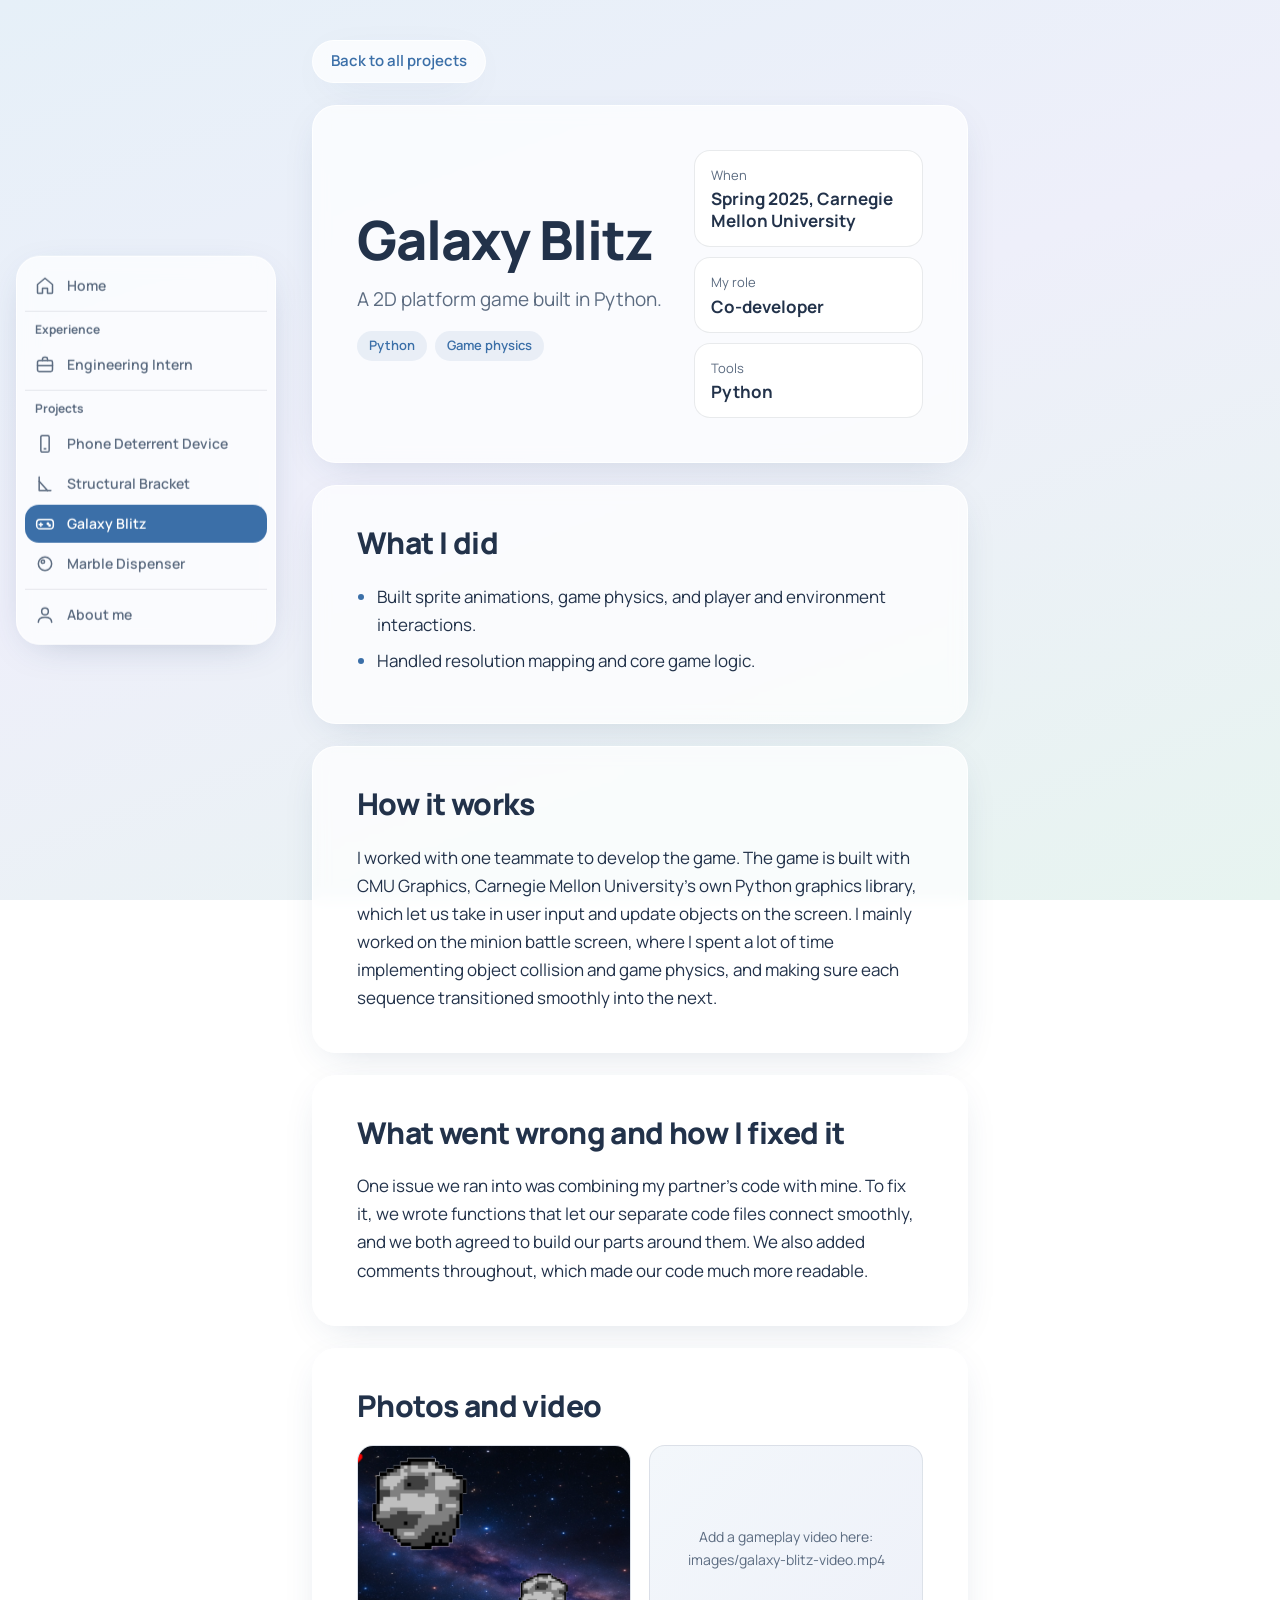
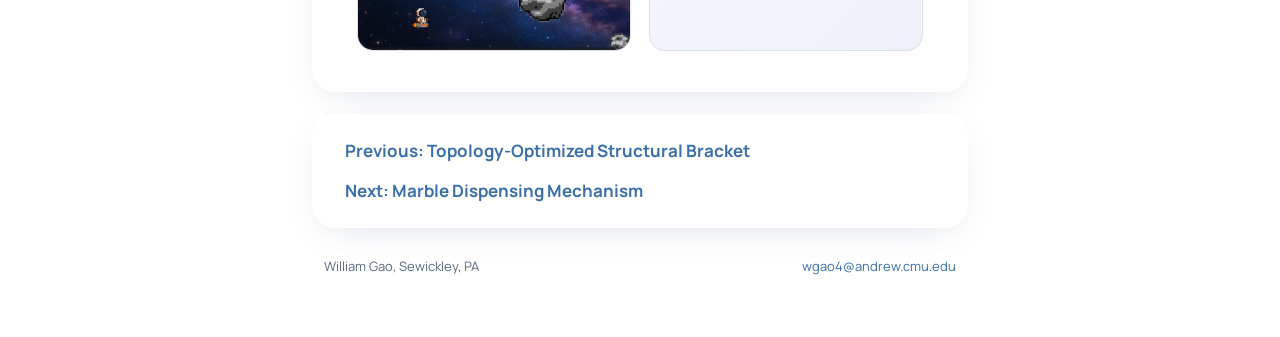
<file: projects/galaxy-blitz.html>
<!DOCTYPE html>
<html lang="en">
<head>
<meta charset="utf-8">
<meta name="viewport" content="width=device-width, initial-scale=1">
<title>Galaxy Blitz | William Gao</title>
<link rel="preconnect" href="https://fonts.googleapis.com">
<link rel="preconnect" href="https://fonts.gstatic.com" crossorigin>
<link href="https://fonts.googleapis.com/css2?family=Manrope:wght@400;500;600;700;800&display=swap" rel="stylesheet">
<link rel="stylesheet" href="../style.css">
</head>
<body>
<main class="sheet">
  <nav class="crumb"><a href="../index.html#projects">Back to all projects</a></nav>

  <header class="phero">
    <div class="phero-main">
      <h1>Galaxy Blitz</h1>
      <p class="lede">A 2D platform game built in Python.</p>
      <ul class="tags"><li>Python</li><li>Game physics</li></ul>
    </div>
    <div class="titleblock" aria-label="Project summary">
      <div class="tb wide"><small>When</small><span>Spring 2025, Carnegie Mellon University</span></div>
      <div class="tb wide"><small>My role</small><span>Co-developer</span></div>
      <div class="tb wide"><small>Tools</small><span>Python</span></div>
    </div>
  </header>

  <section>
    <h2>What I did</h2>
    <ul class="points"><li>Built sprite animations, game physics, and player and environment interactions.</li><li>Handled resolution mapping and core game logic.</li></ul>
  </section>

  <!-- Replace each red box below with your own writing. Delete the whole <p class="todo"> line when you do. -->
  <section>
    <h2>How it works</h2>
    <div class="prose">
      <p>I worked with one teammate to develop the game. The game is built with CMU Graphics, Carnegie Mellon University's own Python graphics library, which let us take in user input and update objects on the screen. I mainly worked on the minion battle screen, where I spent a lot of time implementing object collision and game physics, and making sure each sequence transitioned smoothly into the next.</p>
    </div>
  </section>

  <section>
    <h2>What went wrong and how I fixed it</h2>
    <div class="prose">
      <p>One issue we ran into was combining my partner's code with mine. To fix it, we wrote functions that let our separate code files connect smoothly, and we both agreed to build our parts around them. We also added comments throughout, which made our code much more readable.</p>
    </div>
  </section>

  <section>
    <h2>Photos and video</h2>
    <!-- Add more <figure> blocks to show more photos. Put the files in the images folder. -->
    <div class="gallery">
      <figure class="fig">
        <img src="../images/galaxy-blitz.png" alt="Galaxy Blitz" onerror="this.parentElement.classList.add('missing')">
        <div class="empty">Add a photo here:<br>images/galaxy-blitz.png</div>
      </figure>
      <figure class="fig">
        <video controls muted loop playsinline preload="metadata">
          <source src="../images/galaxy-blitz-video.mp4" type="video/mp4" onerror="this.closest('.fig').classList.add('missing')">
        </video>
        <div class="empty">Add a gameplay video here:<br>images/galaxy-blitz-video.mp4</div>
      </figure>
    </div>
  </section>

  <section>
    <div class="pager">
      <a href="bracket.html">Previous: Topology-Optimized Structural Bracket</a>
      <a href="marble-dispenser.html">Next: Marble Dispensing Mechanism</a>
    </div>
  </section>

  <footer>
    <span>William Gao, Sewickley, PA</span>
    <span><a href="mailto:wgao4@andrew.cmu.edu">wgao4@andrew.cmu.edu</a></span>
  </footer>
</main>
<script src="../nav.js"></script></body>
</html>
</file>
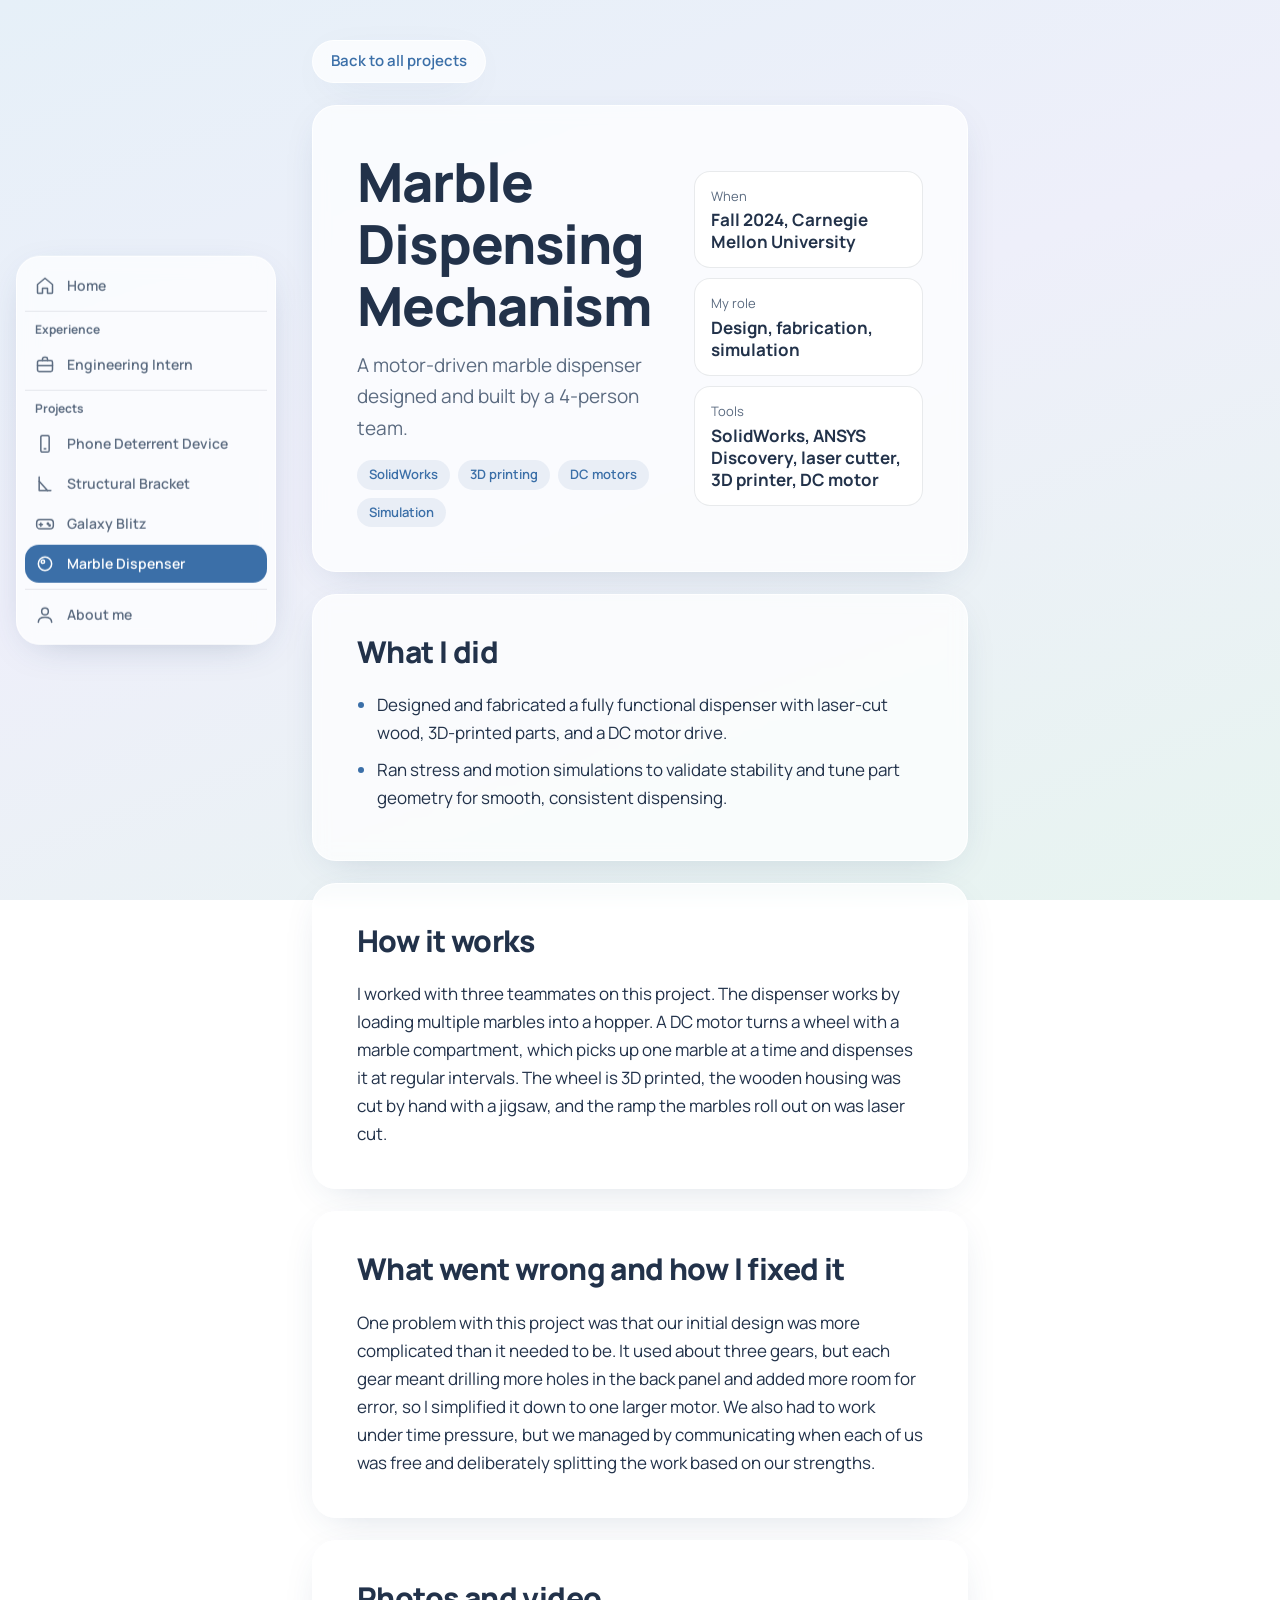
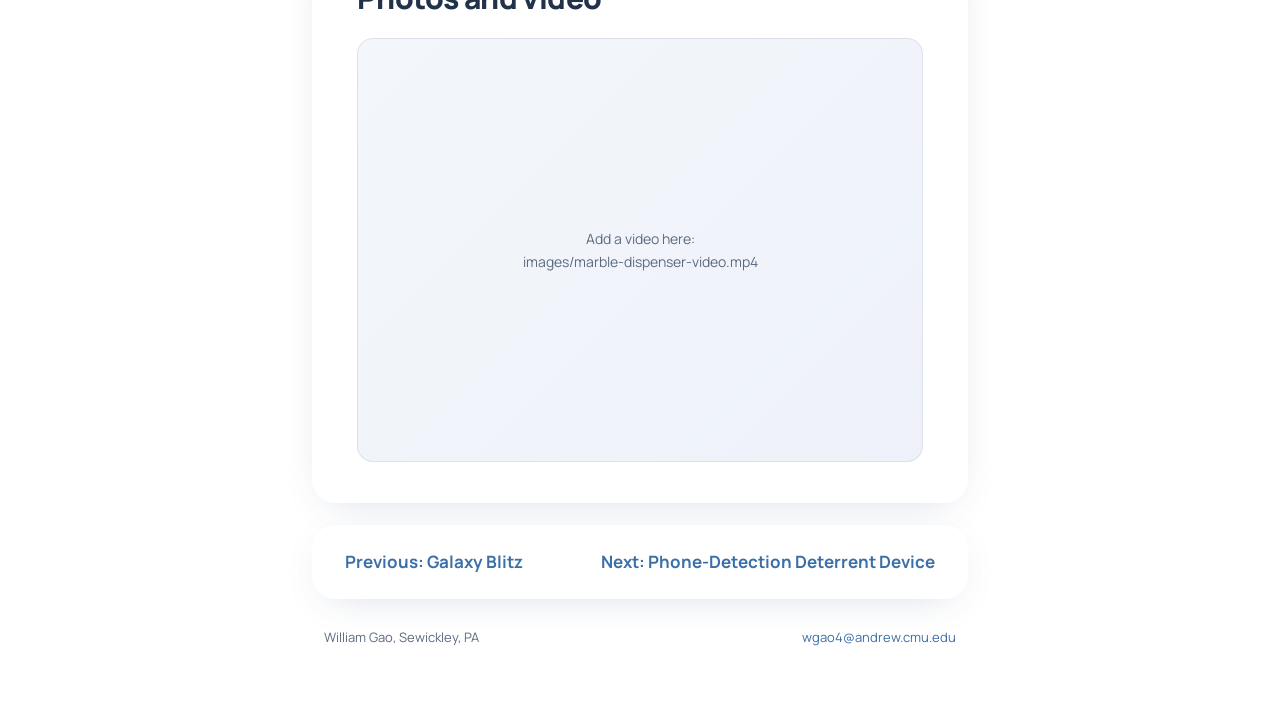
<file: projects/marble-dispenser.html>
<!DOCTYPE html>
<html lang="en">
<head>
<meta charset="utf-8">
<meta name="viewport" content="width=device-width, initial-scale=1">
<title>Marble Dispensing Mechanism | William Gao</title>
<link rel="preconnect" href="https://fonts.googleapis.com">
<link rel="preconnect" href="https://fonts.gstatic.com" crossorigin>
<link href="https://fonts.googleapis.com/css2?family=Manrope:wght@400;500;600;700;800&display=swap" rel="stylesheet">
<link rel="stylesheet" href="../style.css">
</head>
<body>
<main class="sheet">
  <nav class="crumb"><a href="../index.html#projects">Back to all projects</a></nav>

  <header class="phero">
    <div class="phero-main">
      <h1>Marble Dispensing Mechanism</h1>
      <p class="lede">A motor-driven marble dispenser designed and built by a 4-person team.</p>
      <ul class="tags"><li>SolidWorks</li><li>3D printing</li><li>DC motors</li><li>Simulation</li></ul>
    </div>
    <div class="titleblock" aria-label="Project summary">
      <div class="tb wide"><small>When</small><span>Fall 2024, Carnegie Mellon University</span></div>
      <div class="tb wide"><small>My role</small><span>Design, fabrication, simulation</span></div>
      <div class="tb wide"><small>Tools</small><span>SolidWorks, ANSYS Discovery, laser cutter, 3D printer, DC motor</span></div>
    </div>
  </header>

  <section>
    <h2>What I did</h2>
    <ul class="points"><li>Designed and fabricated a fully functional dispenser with laser-cut wood, 3D-printed parts, and a DC motor drive.</li><li>Ran stress and motion simulations to validate stability and tune part geometry for smooth, consistent dispensing.</li></ul>
  </section>

  <!-- Replace each red box below with your own writing. Delete the whole <p class="todo"> line when you do. -->
  <section>
    <h2>How it works</h2>
    <div class="prose">
      <p>I worked with three teammates on this project. The dispenser works by loading multiple marbles into a hopper. A DC motor turns a wheel with a marble compartment, which picks up one marble at a time and dispenses it at regular intervals. The wheel is 3D printed, the wooden housing was cut by hand with a jigsaw, and the ramp the marbles roll out on was laser cut.</p>
    </div>
  </section>

  <section>
    <h2>What went wrong and how I fixed it</h2>
    <div class="prose">
      <p>One problem with this project was that our initial design was more complicated than it needed to be. It used about three gears, but each gear meant drilling more holes in the back panel and added more room for error, so I simplified it down to one larger motor. We also had to work under time pressure, but we managed by communicating when each of us was free and deliberately splitting the work based on our strengths.</p>
    </div>
  </section>

  <section>
    <h2>Photos and video</h2>
    <!-- Add more <figure> blocks to show more photos. Put the files in the images folder. -->
    <div class="gallery">
      <figure class="fig">
        <video controls muted loop playsinline preload="metadata">
          <source src="../images/marble-dispenser-video.mp4" type="video/mp4" onerror="this.closest('.fig').classList.add('missing')">
        </video>
        <div class="empty">Add a video here:<br>images/marble-dispenser-video.mp4</div>
      </figure>
    </div>
  </section>

  <section>
    <div class="pager">
      <a href="galaxy-blitz.html">Previous: Galaxy Blitz</a>
      <a href="phone-deterrent.html">Next: Phone-Detection Deterrent Device</a>
    </div>
  </section>

  <footer>
    <span>William Gao, Sewickley, PA</span>
    <span><a href="mailto:wgao4@andrew.cmu.edu">wgao4@andrew.cmu.edu</a></span>
  </footer>
</main>
<script src="../nav.js"></script></body>
</html>
</file>
<file: style.css>
:root {
  --text: #22324A;
  --text-soft: #5B6B80;
  --accent: #3B6FA8;
  --teal: #3E8E8A;
  --card: rgba(255, 255, 255, 0.72);
  --card-solid: #FFFFFF;
  --hairline: rgba(34, 50, 74, 0.10);
  --radius-lg: 24px;
  --radius-md: 16px;
  --radius-sm: 999px;
}

* { box-sizing: border-box; margin: 0; padding: 0; }
html { scroll-behavior: smooth; }
@media (prefers-reduced-motion: reduce) { html { scroll-behavior: auto; } }

body {
  font-family: "Manrope", "Segoe UI", system-ui, sans-serif;
  font-size: 17px;
  line-height: 1.65;
  color: var(--text);
  min-height: 100vh;
  background: linear-gradient(160deg, #E6F0F8 0%, #EEEFFA 45%, #E7F4F0 100%) fixed;
}

a { color: var(--accent); text-decoration: none; }
a:hover { text-decoration: underline; text-underline-offset: 3px; }
a:focus-visible, button:focus-visible { outline: 2px solid var(--accent); outline-offset: 3px; border-radius: 6px; }

h1, h2, h3 { font-family: "Manrope", "Segoe UI", sans-serif; line-height: 1.15; letter-spacing: -0.02em; }

/* Page wrapper: a column of soft floating cards */
.sheet {
  max-width: 1000px;
  margin: 40px auto;
  padding: 0 20px;
  display: flex;
  flex-direction: column;
  gap: 22px;
}

.hero, section, .phero, .crumb {
  background: var(--card);
  border: 1px solid rgba(255, 255, 255, 0.8);
  border-radius: var(--radius-lg);
  box-shadow: 0 10px 40px -18px rgba(40, 70, 110, 0.25);
  backdrop-filter: blur(8px);
  -webkit-backdrop-filter: blur(8px);
}

/* Hero */
.hero, .phero { display: grid; grid-template-columns: 1.35fr 1fr; gap: 28px; padding: 44px; align-items: center; }
.hero-main, .phero-main { padding: 0; }
.hero h1 { font-size: clamp(46px, 7vw, 76px); font-weight: 800; }
.phero h1 { font-size: clamp(34px, 5vw, 54px); font-weight: 800; }
.hero .lede, .phero .lede { font-size: 19px; color: var(--text-soft); margin-top: 14px; max-width: 40ch; }
.hero .links { margin-top: 26px; display: flex; flex-wrap: wrap; gap: 10px; }
.hero .links a {
  padding: 8px 18px; border-radius: var(--radius-sm); font-weight: 600; font-size: 15px;
  background: var(--card-solid); border: 1px solid var(--hairline);
}
.hero .links a:first-child { background: var(--accent); color: #fff; border-color: var(--accent); }
.hero .links a:hover { text-decoration: none; filter: brightness(0.97); }

.aside { margin-top: 22px; font-size: 14px; }
.aside a { color: var(--text-soft); border-bottom: 1px dotted var(--text-soft); }
.aside a:hover { color: var(--accent); border-color: var(--accent); text-decoration: none; }

/* Summary box */
.titleblock { display: grid; grid-template-columns: 1fr 1fr; gap: 10px; }
.tb { background: var(--card-solid); border-radius: var(--radius-md); padding: 14px 16px; border: 1px solid var(--hairline); }
.tb.wide { grid-column: 1 / -1; }
.tb small { display: block; font-size: 13px; color: var(--text-soft); margin-bottom: 2px; }
.tb span { font-size: 17px; font-weight: 700; line-height: 1.3; display: block; }
.tb.status { background: rgba(62, 142, 138, 0.10); border-color: rgba(62, 142, 138, 0.25); }
.tb.status span { color: var(--teal); }

/* Sections */
section { padding: 40px 44px; }
h2 { font-size: 30px; font-weight: 800; margin-bottom: 22px; }
h3 { font-size: 21px; font-weight: 700; }
.meta { color: var(--text-soft); font-size: 15px; margin-top: 2px; }

ul.points { margin-top: 12px; padding-left: 20px; max-width: 70ch; }
ul.points li { margin-bottom: 8px; }
ul.points li::marker { color: var(--accent); }

/* Experience */
.job + .job { margin-top: 30px; padding-top: 28px; border-top: 1px solid var(--hairline); }
.job-head { display: flex; justify-content: space-between; flex-wrap: wrap; gap: 4px 20px; align-items: baseline; }

/* Projects on home page */
.project { display: grid; grid-template-columns: 1fr 1.1fr; gap: 32px; align-items: center; }
.project + .project { margin-top: 36px; padding-top: 36px; border-top: 1px solid var(--hairline); }
.project:nth-of-type(even) .fig { order: 2; }
.project h3 a, .job h3 a { color: var(--text); }
.project h3 a:hover, .job h3 a:hover { color: var(--accent); }
.more { display: inline-block; margin-top: 16px; font-weight: 700; font-size: 15px; }

.fig {
  position: relative; border-radius: var(--radius-md); overflow: hidden; aspect-ratio: 4 / 3;
  background: linear-gradient(135deg, #F3F7FB, #EEF1F9);
  border: 1px solid var(--hairline);
}
.fig img, .fig video { width: 100%; height: 100%; object-fit: cover; display: block; }
.fig .empty { position: absolute; inset: 0; display: none; place-items: center; text-align: center; padding: 24px; color: var(--text-soft); font-size: 14px; }
.fig.missing .empty { display: grid; }
.fig.missing img, .fig.missing video { display: none; }
.job-media { margin-top: 22px; grid-template-columns: repeat(auto-fit, minmax(220px, 1fr)); }
.fig figcaption {
  position: absolute; left: 12px; bottom: 12px; font-size: 13px; font-weight: 600;
  padding: 4px 12px; border-radius: var(--radius-sm);
  background: rgba(255, 255, 255, 0.9); color: var(--text);
}

.tags { display: flex; flex-wrap: wrap; gap: 8px; margin-top: 16px; }
.tags li { list-style: none; font-size: 13px; font-weight: 600; padding: 4px 12px; border-radius: var(--radius-sm); background: rgba(59, 111, 168, 0.09); color: var(--accent); }

/* Skills */
.skills { display: grid; grid-template-columns: repeat(auto-fit, minmax(210px, 1fr)); gap: 14px; }
.skills div { background: var(--card-solid); border: 1px solid var(--hairline); border-radius: var(--radius-md); padding: 18px 20px; }
.skills h3 { font-size: 17px; margin-bottom: 6px; }
.skills p { color: var(--text-soft); font-size: 15px; }

/* Contact */
.contact p { max-width: 60ch; font-size: 18px; color: var(--text-soft); }
.contact .links { margin-top: 20px; display: flex; flex-wrap: wrap; gap: 10px; }
.contact .links a { padding: 9px 20px; border-radius: var(--radius-sm); font-weight: 600; background: var(--card-solid); border: 1px solid var(--hairline); }
.contact .links a:first-child { background: var(--accent); color: #fff; border-color: var(--accent); }
.contact .links a:hover { text-decoration: none; filter: brightness(0.97); }

footer { padding: 6px 12px 20px; font-size: 13px; color: var(--text-soft); display: flex; justify-content: space-between; flex-wrap: wrap; gap: 8px; }

/* Project detail pages */
.crumb { align-self: flex-start; padding: 8px 18px; border-radius: var(--radius-sm); font-weight: 600; font-size: 15px; }
.prose { max-width: 68ch; }
.prose p + p { margin-top: 14px; }
.todo { border-radius: var(--radius-md); padding: 14px 18px; background: rgba(59, 111, 168, 0.07); border: 1px dashed rgba(59, 111, 168, 0.35); color: var(--text-soft); font-style: italic; }
.gallery { display: grid; grid-template-columns: repeat(auto-fit, minmax(260px, 1fr)); gap: 18px; }
.pager { display: flex; justify-content: space-between; flex-wrap: wrap; gap: 12px; font-weight: 700; }
section:has(.pager) { padding: 22px 32px; }

@media (max-width: 760px) {
  body { font-size: 16px; }
  .sheet { margin: 18px auto; padding: 0 12px; gap: 16px; }
  .hero, .phero { grid-template-columns: 1fr; padding: 28px 22px; }
  section { padding: 28px 22px; }
  .project { grid-template-columns: 1fr; gap: 18px; }
  .project:nth-of-type(even) .fig { order: 0; }
}

.about-teaser { display: flex; align-items: center; justify-content: space-between; gap: 28px; flex-wrap: wrap;
  background: linear-gradient(135deg, rgba(62, 142, 138, 0.12), rgba(59, 111, 168, 0.10)); }
.about-teaser h2 { margin-bottom: 10px; }
.about-teaser p { max-width: 56ch; color: var(--text-soft); font-size: 17px; }
.about-btn { flex-shrink: 0; padding: 12px 26px; border-radius: 999px; font-weight: 700; background: var(--teal); color: #fff; }
.about-btn:hover { text-decoration: none; filter: brightness(0.95); }

.fig:has(video):not(.missing) { aspect-ratio: auto; background: #1f2a3a; }
.fig video { height: auto; max-height: 80vh; object-fit: contain; }


/* Quick questions bubbles on the about page */
.qa-grid { display: grid; grid-template-columns: repeat(auto-fit, minmax(210px, 1fr)); gap: 14px; }
.qa { background: var(--card-solid); border: 1px solid var(--hairline); border-radius: 20px 20px 20px 6px; padding: 16px 18px; }
.qa .q { font-size: 14px; font-weight: 700; color: var(--accent); }
.qa .a { margin-top: 4px; font-size: 16px; color: var(--text); }


/* Text next to photo/video on the Sepro page */
.split { display: grid; grid-template-columns: 1.25fr 1fr; gap: 36px; align-items: center; }
.split .prose { margin-top: 18px; }
.split .fig:has(video):not(.missing) { max-width: 360px; justify-self: center; width: 100%; }
@media (max-width: 760px) {
  .split { grid-template-columns: 1fr; gap: 22px; }
}


/* Two photos stacked on the right */
.media-stack { display: flex; flex-direction: column; gap: 16px; }


/* Make "Full project page" links look like buttons */
.more {
  display: inline-block;
  margin-top: 18px;
  padding: 8px 18px;
  border-radius: 999px;
  font-size: 15px;
  font-weight: 700;
  color: var(--accent);
  background: rgba(59, 111, 168, 0.10);
  border: 1px solid rgba(59, 111, 168, 0.30);
  transition: background 0.15s ease, color 0.15s ease;
}
.more::after { content: " \2192"; }
.more:hover {
  text-decoration: none;
  color: #fff;
  background: var(--accent);
  border-color: var(--accent);
}


/* Sepro experience with the cobot photo beside it on the home page */
.job-split { display: grid; grid-template-columns: 1.4fr 1fr; gap: 32px; align-items: center; }
.job-split .job-head { flex-direction: column; gap: 2px; }
@media (max-width: 760px) { .job-split { grid-template-columns: 1fr; gap: 18px; } }


/* Let video boxes hug the video instead of stretching to match photos */
.gallery { align-items: start; }
.fig:has(video):not(.missing) { background: transparent; border: none; }


/* Sidebar navigation (built by nav.js) */
.sidenav {
  position: fixed; left: 16px; top: 50%; transform: translateY(-50%); z-index: 50;
  width: 260px; max-height: calc(100vh - 32px); overflow-y: auto;
  display: flex; flex-direction: column; gap: 6px; padding: 10px 8px;
  background: var(--card); border: 1px solid rgba(255, 255, 255, 0.8); border-radius: var(--radius-lg);
  box-shadow: 0 10px 40px -18px rgba(40, 70, 110, 0.35);
  backdrop-filter: blur(10px); -webkit-backdrop-filter: blur(10px);
}
.sidenav-group { display: flex; flex-direction: column; gap: 2px; }
.sidenav-group + .sidenav-group { border-top: 1px solid var(--hairline); padding-top: 6px; }
.sidenav-heading { font-size: 12px; font-weight: 700; color: var(--text-soft); padding: 2px 10px 4px; }
.sidenav a {
  display: flex; align-items: center; gap: 12px; padding: 9px 10px; border-radius: 14px;
  color: var(--text-soft); font-weight: 600; font-size: 14px; line-height: 1.3;
}
.sidenav a:hover { background: rgba(59, 111, 168, 0.10); color: var(--accent); text-decoration: none; }
.sidenav a.current { background: var(--accent); color: #fff; }
.sidenav svg { flex-shrink: 0; width: 20px; height: 20px; fill: none; stroke: currentColor; stroke-width: 1.8; stroke-linecap: round; stroke-linejoin: round; }

/* Keep the page centered on the screen, with room for the sidebar on both sides */
@media (min-width: 1200px) {
  .sheet { max-width: min(1000px, calc(100vw - 584px)); }
}
/* Medium screens: not enough room to center, so nudge the page right of the sidebar */
@media (min-width: 761px) and (max-width: 1199px) {
  body { padding-left: 292px; }
}

/* Phones: the sidebar becomes an icon bar along the bottom */
@media (max-width: 1000px) {
  .sidenav {
    top: auto; bottom: 10px; left: 10px; right: 10px; transform: none; width: auto; max-height: none;
    flex-direction: row; justify-content: space-between; padding: 6px; overflow-x: auto;
    background: rgba(255, 255, 255, 0.94);
  }
  .sidenav-group { flex-direction: row; }
  .sidenav-group + .sidenav-group { border-top: none; padding-top: 0; border-left: 1px solid var(--hairline); padding-left: 4px; }
  .sidenav-heading, .sidenav-label { display: none; }
  .sidenav a { padding: 10px; }
  body { padding-bottom: 80px; }
}


/* Photos next to text: show the whole photo at its real shape (vertical or horizontal) */
.split .fig:not(.missing) { aspect-ratio: auto; background: transparent; border: none; justify-self: center; }
.split .fig img { width: auto; max-width: 100%; height: auto; max-height: 520px; }
</file>
